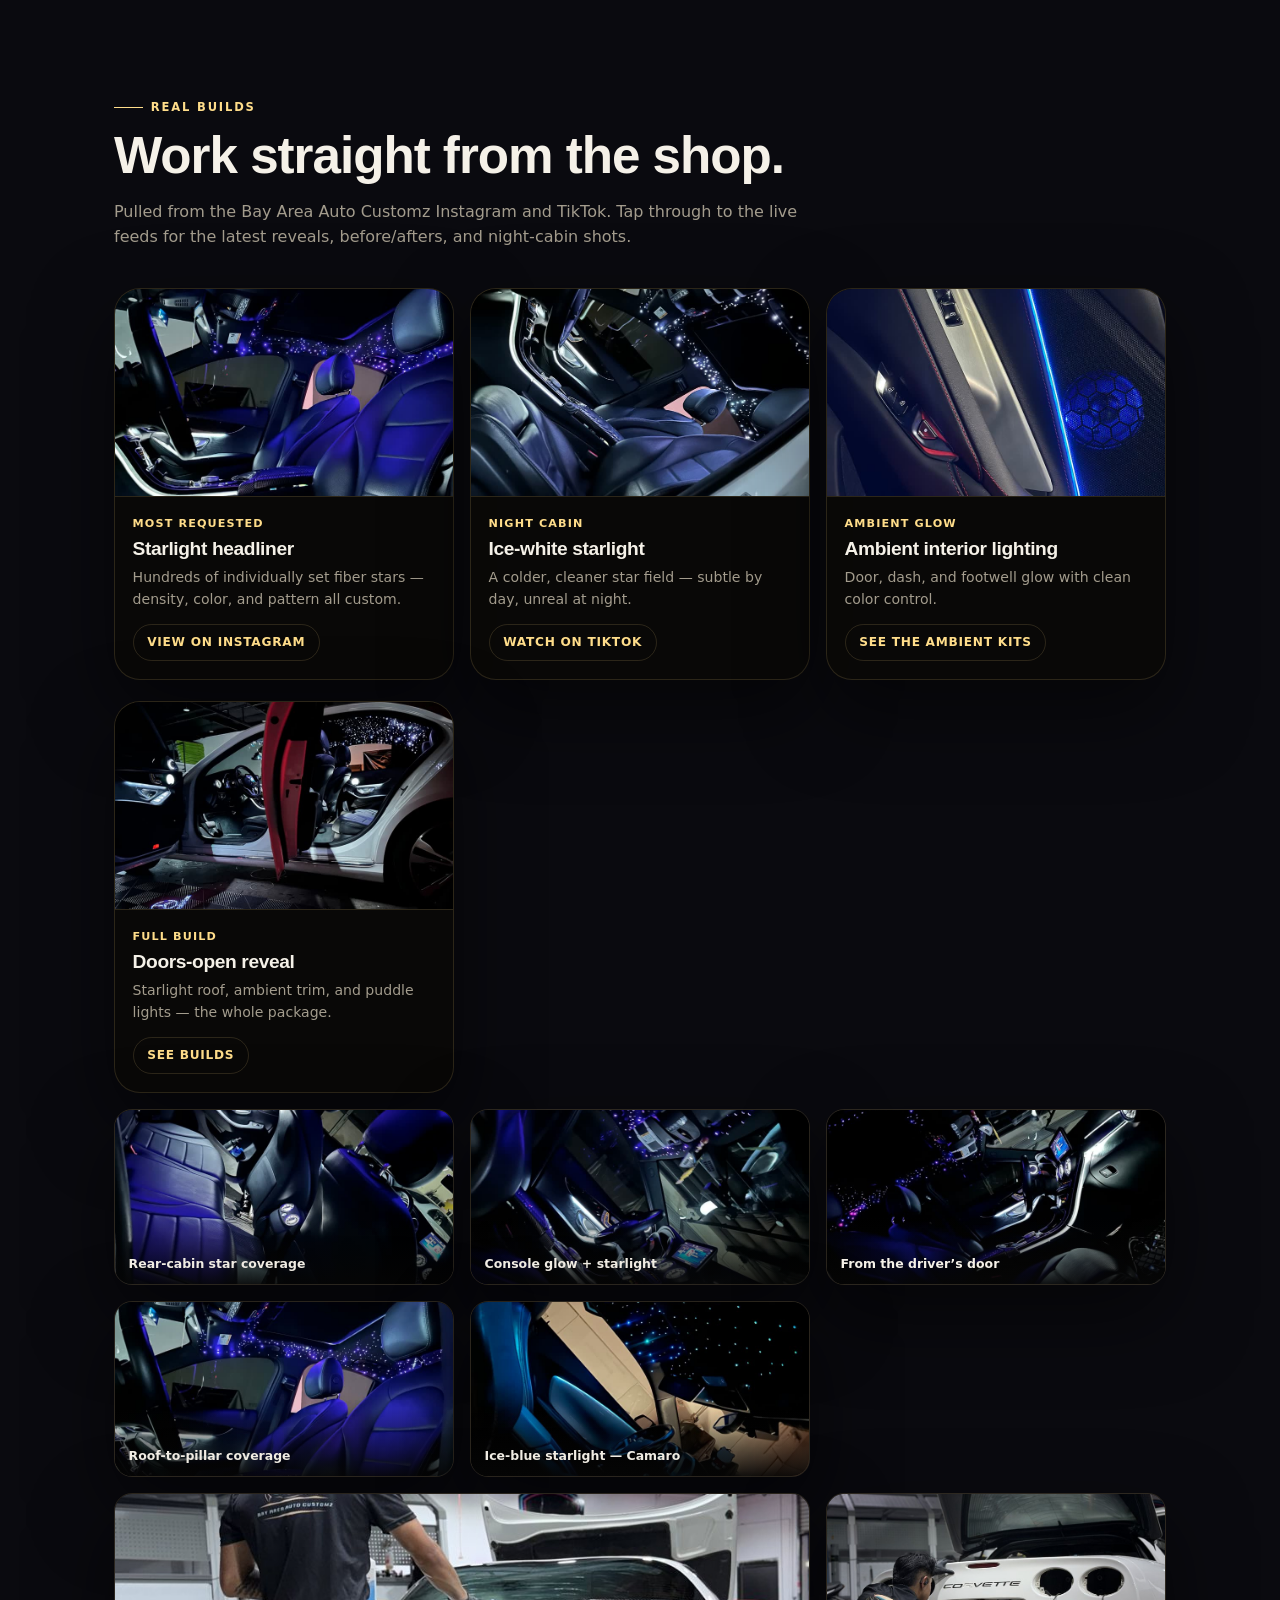
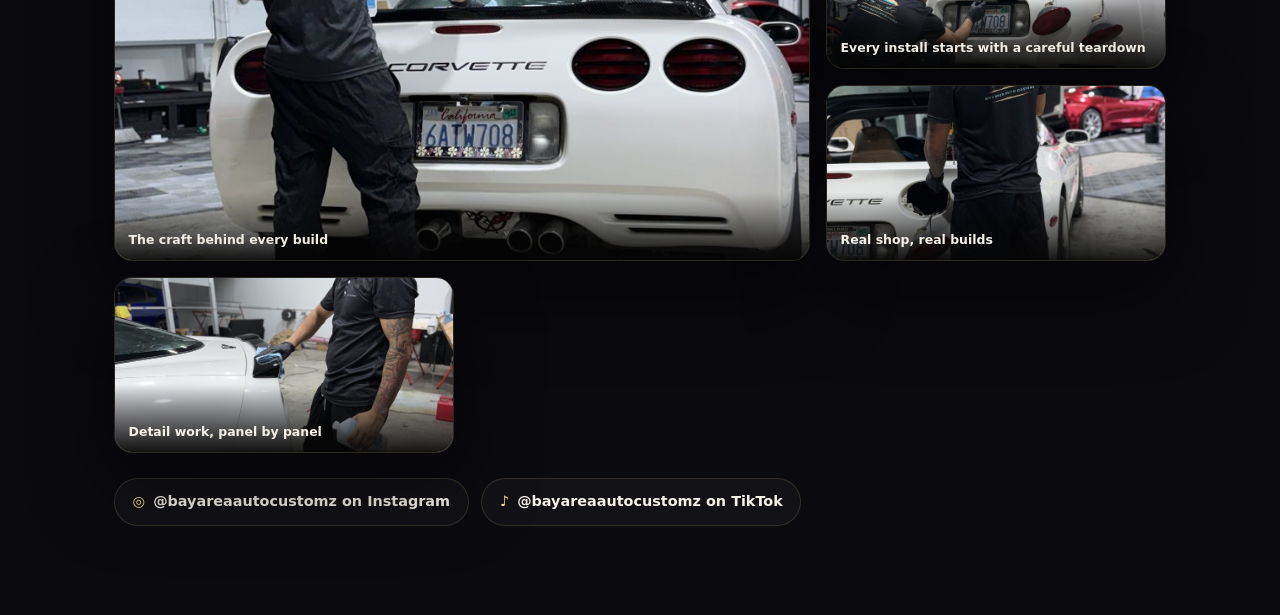
<file: preview_gallery.html>
<!doctype html>
<html lang="en">
  <head>
    <meta charset="utf-8" />
    <meta name="viewport" content="width=device-width, initial-scale=1" />
    <meta name="color-scheme" content="dark" />
    <meta name="theme-color" content="#070707" />
    <!-- CSP backstop: the live feed/reviews sections render third-party JSON, so
         lock scripts to this origin. style 'unsafe-inline' covers the inline
         style="" positioning attrs; img/connect allow any https for feed media. -->
    <meta
      http-equiv="Content-Security-Policy"
      content="default-src 'self'; script-src 'self'; style-src 'self' 'unsafe-inline' https://fonts.googleapis.com; font-src https://fonts.gstatic.com; img-src 'self' data: https:; media-src 'self'; frame-src https://cal.com https://app.cal.com; connect-src 'self' https:; base-uri 'self'"
    />

    <title>Bay Area Auto Customz | Starlight Headliners &amp; Custom Auto Lighting</title>
    <meta
      name="description"
      content="Starlight headliners, custom &amp; ambient auto lighting, and butterfly doors in the East Bay. 4.9 stars on Google — design your starlight and get a quote by text."
    />

    <link rel="icon" href="data:image/svg+xml,%3Csvg xmlns='http://www.w3.org/2000/svg' viewBox='0 0 32 32'%3E%3Crect width='32' height='32' rx='8' fill='%23070707'/%3E%3Ctext x='16' y='21' font-family='Arial' font-size='12' font-weight='900' fill='%23d7a84f' text-anchor='middle'%3EBAC%3C/text%3E%3C/svg%3E" type="image/svg+xml" />

    <!-- Absolute URLs use the custom domain. The site is served at the domain
         root (deploy publish dir = this folder), so these are root-relative. -->
    <link rel="canonical" href="https://bayareaautocustomz.com/" />
    <link rel="apple-touch-icon" href="images/apple-touch-icon.png" />

    <meta property="og:type" content="business.business" />
    <meta property="og:site_name" content="Bay Area Auto Customz" />
    <meta property="og:url" content="https://bayareaautocustomz.com/" />
    <meta property="og:title" content="Bay Area Auto Customz | Starlight Headliners &amp; Custom Auto Lighting" />
    <meta property="og:description" content="Starlight headliners, custom lighting, Alcantara headliners, and butterfly doors. 4.9 stars on Google. Design your starlight live, then request a quote." />
    <meta property="og:image" content="https://bayareaautocustomz.com/images/starlight-mercedes-wide.jpg" />
    <meta property="og:image:width" content="1600" />
    <meta property="og:image:height" content="1200" />
    <meta property="og:image:alt" content="White Mercedes with its doors open and a starlight headliner lit up in the Bay Area Auto Customz shop" />
    <meta name="twitter:card" content="summary_large_image" />
    <meta name="twitter:image" content="https://bayareaautocustomz.com/images/starlight-mercedes-wide.jpg" />

    <link rel="preconnect" href="https://fonts.googleapis.com" />
    <link rel="preconnect" href="https://fonts.gstatic.com" crossorigin />
    <!-- Load fonts without blocking first paint; app.js flips media to "all"
         (an inline onload handler would violate the CSP above). -->
    <link
      rel="stylesheet"
      href="https://fonts.googleapis.com/css2?family=Inter:wght@400;600;700;800&family=Space+Grotesk:wght@600;700&display=swap"
      media="print"
      data-font-link
    />
    <noscript>
      <link
        rel="stylesheet"
        href="https://fonts.googleapis.com/css2?family=Inter:wght@400;600;700;800&family=Space+Grotesk:wght@600;700&display=swap"
      />
    </noscript>
    <link rel="stylesheet" href="styles.css" />

    <script type="application/ld+json">
      {
        "@context": "https://schema.org",
        "@type": "AutomotiveBusiness",
        "name": "Bay Area Auto Customz",
        "description": "Starlight headliners, interior and exterior lighting, custom headliners, and butterfly doors.",
        "telephone": "+1-925-536-5086",
        "areaServed": "San Francisco Bay Area, CA",
        "url": "https://bayareaautocustomz.com/",
        "image": "https://bayareaautocustomz.com/images/starlight-mercedes-wide.jpg",
        "priceRange": "$$",
        "address": { "@type": "PostalAddress", "addressRegion": "CA", "addressLocality": "Walnut Creek", "addressCountry": "US" },
        "sameAs": [
          "https://www.instagram.com/bayareaautocustomz/",
          "https://www.tiktok.com/@bayareaautocustomz"
        ]
      }
    </script>
  </head><body style="background:#0a0a0f"><section class="section" id="work">
          <div class="section__intro">
            <span class="eyebrow">Real builds</span>
            <h2>Work straight from the shop.</h2>
            <p>
              Pulled from the Bay Area Auto Customz Instagram and TikTok. Tap through to the live
              feeds for the latest reveals, before/afters, and night-cabin shots.
            </p>
          </div>

          <!-- Real shop photos (approved by Sergio) live in ./images/ — see images/README.txt
               to add more. Every photo opens in the lightbox (wired in app.js). -->
          <div class="gallery">
            <article class="tile tile--tall">
              <button class="media-zoom" type="button" data-lightbox aria-label="View larger photo">
                <img
                  class="tile__media"
                  src="images/starlight-roof-purple.jpg"
                  srcset="images/starlight-roof-purple-800.jpg 800w, images/starlight-roof-purple.jpg 1400w"
                  sizes="(max-width: 680px) 92vw, (max-width: 1040px) 46vw, 350px"
                  alt="Purple starlight headliner glowing above the front seats of a Mercedes C-Class"
                  loading="lazy"
                  width="1400"
                  height="1867"
                />
              </button>
              <div class="tile__body">
                <span class="tag">Most requested</span>
                <h3>Starlight headliner</h3>
                <p>Hundreds of individually set fiber stars — density, color, and pattern all custom.</p>
                <a class="tile__link" href="https://www.instagram.com/bayareaautocustomz/" target="_blank" rel="noopener">View on Instagram</a>
              </div>
            </article>
            <article class="tile">
              <button class="media-zoom" type="button" data-lightbox aria-label="View larger photo">
                <img
                  class="tile__media"
                  src="images/starlight-white-ice.jpg"
                  srcset="images/starlight-white-ice-800.jpg 800w, images/starlight-white-ice.jpg 1400w"
                  sizes="(max-width: 680px) 92vw, (max-width: 1040px) 46vw, 350px"
                  alt="Ice-white starlight headliner over black leather seats in a Mercedes"
                  loading="lazy"
                  width="1400"
                  height="1867"
                />
              </button>
              <div class="tile__body">
                <span class="tag">Night cabin</span>
                <h3>Ice-white starlight</h3>
                <p>A colder, cleaner star field — subtle by day, unreal at night.</p>
                <a class="tile__link" href="https://www.tiktok.com/@bayareaautocustomz" target="_blank" rel="noopener">Watch on TikTok</a>
              </div>
            </article>
            <article class="tile">
              <button class="media-zoom" type="button" data-lightbox aria-label="View larger photo">
                <img
                  class="tile__media"
                  src="images/ambient-door-speaker.jpg"
                  srcset="images/ambient-door-speaker-800.jpg 800w, images/ambient-door-speaker.jpg 1400w"
                  sizes="(max-width: 680px) 92vw, (max-width: 1040px) 46vw, 350px"
                  alt="Blue ambient lighting tracing the door panel and glowing speaker grille in a Corvette"
                  loading="lazy"
                  width="1400"
                  height="1867"
                />
              </button>
              <div class="tile__body">
                <span class="tag">Ambient glow</span>
                <h3>Ambient interior lighting</h3>
                <p>Door, dash, and footwell glow with clean color control.</p>
                <a class="tile__link" href="#ambient">See the ambient kits</a>
              </div>
            </article>
            <article class="tile">
              <button class="media-zoom" type="button" data-lightbox aria-label="View larger photo">
                <img
                  class="tile__media"
                  src="images/starlight-mercedes-wide.jpg"
                  srcset="images/starlight-mercedes-wide-800.jpg 800w, images/starlight-mercedes-wide.jpg 1600w"
                  sizes="(max-width: 680px) 92vw, (max-width: 1040px) 46vw, 350px"
                  alt="White Mercedes with doors open, starlight headliner lit and logo puddle lights on the shop floor"
                  loading="lazy"
                  width="1600"
                  height="1200"
                />
              </button>
              <div class="tile__body">
                <span class="tag">Full build</span>
                <h3>Doors-open reveal</h3>
                <p>Starlight roof, ambient trim, and puddle lights — the whole package.</p>
                <a class="tile__link" href="https://www.instagram.com/bayareaautocustomz/" target="_blank" rel="noopener">See builds</a>
              </div>
            </article>
          </div>

          <div class="shots">
            <figure class="shot">
              <button class="media-zoom" type="button" data-lightbox aria-label="View larger photo">
                <img
                  src="images/starlight-mercedes-cabin.jpg"
                  srcset="images/starlight-mercedes-cabin-800.jpg 800w, images/starlight-mercedes-cabin.jpg 1400w"
                  sizes="(max-width: 680px) 92vw, (max-width: 1040px) 46vw, 350px"
                  alt="Starlight roof over the rear cabin of a Mercedes C-Class"
                  loading="lazy"
                  width="1400"
                  height="1867"
                />
              </button>
              <figcaption>Rear-cabin star coverage</figcaption>
            </figure>
            <figure class="shot">
              <button class="media-zoom" type="button" data-lightbox aria-label="View larger photo">
                <img
                  src="images/starlight-console-white.jpg"
                  srcset="images/starlight-console-white-800.jpg 800w, images/starlight-console-white.jpg 1400w"
                  sizes="(max-width: 680px) 92vw, (max-width: 1040px) 46vw, 350px"
                  alt="Lit center console trim with a starlight headliner above in a Mercedes"
                  loading="lazy"
                  width="1400"
                  height="1867"
                />
              </button>
              <figcaption>Console glow + starlight</figcaption>
            </figure>
            <figure class="shot">
              <button class="media-zoom" type="button" data-lightbox aria-label="View larger photo">
                <img
                  src="images/starlight-roof-console.jpg"
                  srcset="images/starlight-roof-console-800.jpg 800w, images/starlight-roof-console.jpg 1400w"
                  sizes="(max-width: 680px) 92vw, (max-width: 1040px) 46vw, 350px"
                  alt="Starlight headliner and illuminated dash trim seen from the open driver door"
                  loading="lazy"
                  width="1400"
                  height="1050"
                />
              </button>
              <figcaption>From the driver&rsquo;s door</figcaption>
            </figure>
            <figure class="shot">
              <button class="media-zoom" type="button" data-lightbox aria-label="View larger photo">
                <img
                  src="images/starlight-roof-doors.jpg"
                  srcset="images/starlight-roof-doors-800.jpg 800w, images/starlight-roof-doors.jpg 1400w"
                  sizes="(max-width: 680px) 92vw, (max-width: 1040px) 46vw, 350px"
                  alt="Star fibers wrapping the roof and pillars of a Mercedes cabin"
                  loading="lazy"
                  width="1400"
                  height="1867"
                />
              </button>
              <figcaption>Roof-to-pillar coverage</figcaption>
            </figure>
            <figure class="shot">
              <button class="media-zoom" type="button" data-lightbox aria-label="View larger photo">
                <img
                  src="images/starlight-camaro-blue.jpg"
                  srcset="images/starlight-camaro-blue-800.jpg 800w, images/starlight-camaro-blue.jpg 1400w"
                  sizes="(max-width: 680px) 92vw, (max-width: 1040px) 46vw, 350px"
                  alt="Ice-blue starlight headliner over blue leather seats in a Camaro"
                  loading="lazy"
                  width="1400"
                  height="1867"
                />
              </button>
              <figcaption>Ice-blue starlight — Camaro</figcaption>
            </figure>
            <figure class="shot shot--featured">
              <button class="media-zoom" type="button" data-lightbox aria-label="View larger photo">
                <img
                  src="images/shop-craft-01.jpg"
                  srcset="images/shop-craft-01-800.jpg 800w, images/shop-craft-01.jpg 1400w"
                  sizes="(max-width: 680px) 92vw, (max-width: 1040px) 46vw, 350px"
                  alt="Sergio working across the rear deck of a white Corvette inside the Bay Area Auto Customz shop"
                  loading="lazy"
                  width="1400"
                  height="1867"
                />
              </button>
              <figcaption>The craft behind every build</figcaption>
            </figure>
            <figure class="shot">
              <button class="media-zoom" type="button" data-lightbox aria-label="View larger photo">
                <img
                  src="images/shop-craft-02.jpg"
                  srcset="images/shop-craft-02-800.jpg 800w, images/shop-craft-02.jpg 1400w"
                  sizes="(max-width: 680px) 92vw, (max-width: 1040px) 46vw, 350px"
                  alt="Installer crouched with tools during a careful rear teardown on the Corvette"
                  loading="lazy"
                  width="1400"
                  height="1867"
                />
              </button>
              <figcaption>Every install starts with a careful teardown</figcaption>
            </figure>
            <figure class="shot">
              <button class="media-zoom" type="button" data-lightbox aria-label="View larger photo">
                <img
                  src="images/shop-craft-03.jpg"
                  srcset="images/shop-craft-03-800.jpg 800w, images/shop-craft-03.jpg 1400w"
                  sizes="(max-width: 680px) 92vw, (max-width: 1040px) 46vw, 350px"
                  alt="Sergio at the Corvette with another customer build on the lift behind him"
                  loading="lazy"
                  width="1400"
                  height="1867"
                />
              </button>
              <figcaption>Real shop, real builds</figcaption>
            </figure>
            <figure class="shot">
              <button class="media-zoom" type="button" data-lightbox aria-label="View larger photo">
                <img
                  src="images/shop-craft-04.jpg"
                  srcset="images/shop-craft-04-800.jpg 800w, images/shop-craft-04.jpg 1400w"
                  sizes="(max-width: 680px) 92vw, (max-width: 1040px) 46vw, 350px"
                  alt="Careful panel detail work along the Corvette's rear quarter"
                  loading="lazy"
                  width="1400"
                  height="1867"
                />
              </button>
              <figcaption>Detail work, panel by panel</figcaption>
            </figure>
          </div>

          <div class="social-row">
            <a class="social-pill" href="https://www.instagram.com/bayareaautocustomz/" target="_blank" rel="noopener">
              <span aria-hidden="true">◎</span> @bayareaautocustomz on Instagram
            </a>
            <a class="social-pill" href="https://www.tiktok.com/@bayareaautocustomz" target="_blank" rel="noopener">
              <span aria-hidden="true">♪</span> @bayareaautocustomz on TikTok
            </a>
          </div>
        </section>

        <!-- ====================== LIVE SOCIAL FEED ====================== -->
        <!--
          Auto-updating feed. When a live feed is connected (see below), the
          newest Instagram/TikTok posts render here automatically — no code
          changes when Sergio posts. Until then, the curated cards below show
          so the section is always complete.

          TO GO LIVE (one-time, ~5 min):
            1. Create a free feed at https://behold.so and connect the
               @bayareaautocustomz Instagram account.
            2. Copy the feed's JSON URL (looks like
               https://feeds.behold.so/XXXXXXXX).
            3. Paste it into data-feed-url on the .feed element below.
          The grid then shows the latest posts and refreshes on its own.
          (Any service that returns a compatible JSON feed works too — see
          images/README.txt.)
        -->
        </body></html>
</file>
<file: styles.css>
/* =========================================================================
   Bay Area Auto Customz — client site styles
   Theme: deep black base, gold as a precise accent (noticeable, not loud).
   The DIY kits section is the one place we let color go RGB (fiber-optic vibe).
   Built for Bay Area Auto Customz by Symbio AI.
   ========================================================================= */

:root {
  --bg: #060606;
  --bg-2: #0b0a08;
  --panel: rgba(18, 17, 14, 0.72);
  --panel-2: rgba(24, 22, 17, 0.9);
  --ink: #f5f1e8;
  --muted: #a39c8d;
  --gold: #d7a84f;
  --gold-bright: #ffdd8a;
  --gold-deep: #8a6322;
  --line: rgba(255, 221, 138, 0.14);
  --line-soft: rgba(255, 255, 255, 0.08);
  --ok: #3fd089;
  --radius: 18px;
  --radius-lg: 26px;
  --radius-xl: 34px;
  --shadow: 0 30px 80px rgba(0, 0, 0, 0.5);
  --maxw: 1180px;
  color-scheme: dark;
}

* {
  box-sizing: border-box;
}

html {
  scroll-behavior: smooth;
  /* Offset anchor jumps so the sticky header doesn't cover section headings.
     The wrapped header is up to ~140px tall at laptop widths; app.js refines
     this to the exact measured height once it loads. */
  scroll-padding-top: 9.5rem;
}

body {
  margin: 0;
  background:
    radial-gradient(900px 500px at 18% -5%, rgba(215, 168, 79, 0.1), transparent 60%),
    radial-gradient(800px 500px at 100% 8%, rgba(255, 221, 138, 0.05), transparent 55%),
    linear-gradient(180deg, #070706 0%, #050505 50%, #030303 100%);
  color: var(--ink);
  font-family: Inter, system-ui, -apple-system, "Segoe UI", sans-serif;
  line-height: 1.6;
  -webkit-font-smoothing: antialiased;
  overflow-x: hidden;
}

a {
  color: inherit;
  text-decoration: none;
}

button,
input,
textarea,
select {
  font: inherit;
  color: inherit;
}

h1,
h2,
h3 {
  font-family: "Space Grotesk", Inter, sans-serif;
  margin: 0;
  letter-spacing: -0.02em;
  line-height: 1.05;
}

.shell {
  position: relative;
  isolation: isolate;
  min-height: 100vh;
}

/* faint grid + drifting gold auras (kept very subtle) -------------------- */
.shell::before {
  content: "";
  position: fixed;
  inset: 0;
  z-index: -3;
  pointer-events: none;
  background-image:
    linear-gradient(rgba(255, 255, 255, 0.022) 1px, transparent 1px),
    linear-gradient(90deg, rgba(255, 255, 255, 0.022) 1px, transparent 1px);
  background-size: 64px 64px;
  mask-image: linear-gradient(180deg, rgba(0, 0, 0, 0.9), transparent 85%);
}

.aura {
  position: fixed;
  z-index: -2;
  width: 30rem;
  height: 30rem;
  border-radius: 999px;
  background: radial-gradient(circle, rgba(215, 168, 79, 0.12), transparent 70%);
  filter: blur(10px);
  animation: drift 22s ease-in-out infinite;
}

.aura--one {
  top: 4rem;
  left: -10rem;
}

.aura--two {
  right: -12rem;
  bottom: 10rem;
  animation-delay: -9s;
}

.skip-link {
  position: absolute;
  left: -999px;
  top: 0;
  z-index: 60;
  padding: 0.7rem 1rem;
  background: var(--gold);
  color: #1a1206;
  font-weight: 800;
  border-radius: 0 0 12px;
}

.skip-link:focus {
  left: 0;
}

/* Skip-link target: focusable via tabindex="-1" (Safari otherwise drops focus
   back to the top), but a section doesn't need its own visible ring. */
#studio:focus {
  outline: none;
}

/* ---------------------------------------------------------------- buttons */
.btn {
  display: inline-flex;
  align-items: center;
  justify-content: center;
  gap: 0.5rem;
  min-height: 3rem;
  padding: 0.85rem 1.4rem;
  border: 1px solid var(--line-soft);
  border-radius: 999px;
  font-weight: 700;
  cursor: pointer;
  transition: transform 160ms ease, box-shadow 160ms ease, border-color 160ms ease, background 160ms ease;
}

.btn:hover {
  transform: translateY(-2px);
}

.btn:focus-visible {
  transform: translateY(-2px);
  outline: 2px solid var(--gold-bright);
  outline-offset: 3px;
}

.btn--gold {
  border-color: transparent;
  color: #1a1206;
  background: linear-gradient(135deg, #ffe9a8, var(--gold) 55%, #b3812f);
  box-shadow: 0 12px 34px rgba(215, 168, 79, 0.28);
}

.btn--gold:hover {
  box-shadow: 0 16px 40px rgba(215, 168, 79, 0.4);
}

.btn--ghost {
  background: rgba(255, 255, 255, 0.04);
  border-color: var(--line);
  color: var(--ink);
}

.btn--ghost:hover {
  border-color: rgba(255, 221, 138, 0.4);
}

.btn--sm {
  min-height: 2.5rem;
  padding: 0.6rem 1rem;
  font-size: 0.85rem;
}

.btn--block {
  width: 100%;
}

.text-btn {
  border: 0;
  background: none;
  padding: 0.4rem 0;
  color: var(--gold-bright);
  font-weight: 700;
  cursor: pointer;
}

.text-btn:hover {
  text-decoration: underline;
}

/* ----------------------------------------------------------------- header */
.header {
  position: sticky;
  top: 0;
  z-index: 30;
  display: flex;
  /* wrap at every width — without this, 681-749px viewports clip the Call
     button off-screen (the wrap rule used to start only below 680px) */
  flex-wrap: wrap;
  align-items: center;
  justify-content: space-between;
  gap: 1rem;
  padding: 0.9rem clamp(1rem, 3vw, 2.4rem);
  border-bottom: 1px solid var(--line-soft);
  background: rgba(6, 6, 6, 0.78);
  backdrop-filter: blur(18px);
}

.brand {
  display: inline-flex;
  align-items: center;
  gap: 0.7rem;
}

.brand__logo {
  height: 2.9rem;
  width: auto;
  border-radius: 0.6rem;
}

.footer__brand .brand__logo {
  height: 3.4rem;
}

.brand__text strong {
  display: block;
  font-size: 0.95rem;
}

.brand__text em {
  font-style: normal;
  font-size: 0.74rem;
  color: var(--muted);
}

.nav {
  display: flex;
  gap: clamp(0.6rem, 1.6vw, 1.3rem);
  font-size: 0.9rem;
  color: rgba(245, 241, 232, 0.74);
}

.nav a {
  white-space: nowrap;
  transition: color 150ms ease;
}

.nav a:hover {
  color: var(--gold-bright);
}

.header__actions {
  display: flex;
  align-items: center;
  gap: 0.8rem;
}

.header__rating {
  display: inline-flex;
  flex-direction: column;
  align-items: flex-end;
  font-size: 0.74rem;
  color: var(--muted);
  line-height: 1.2;
}

.header__stars {
  color: var(--gold-bright);
  letter-spacing: 0.08em;
}

/* ------------------------------------------------------------------- hero */
.hero {
  display: grid;
  grid-template-columns: minmax(0, 1fr) minmax(380px, 0.9fr);
  gap: clamp(2rem, 5vw, 4.5rem);
  align-items: center;
  padding: clamp(3rem, 7vw, 6rem) clamp(1rem, 5vw, 4.5rem);
}

.eyebrow {
  display: inline-flex;
  align-items: center;
  gap: 0.5rem;
  color: var(--gold-bright);
  text-transform: uppercase;
  letter-spacing: 0.16em;
  font-size: 0.72rem;
  font-weight: 800;
}

.eyebrow::before {
  content: "";
  width: 1.8rem;
  height: 1px;
  background: currentcolor;
}

.eyebrow--center {
  justify-content: center;
}

h1 {
  margin: 1rem 0 0;
  font-size: clamp(2.6rem, 6vw, 4.8rem);
}

.hero__lead {
  margin-top: 1.2rem;
  max-width: 38rem;
  color: rgba(245, 241, 232, 0.78);
  font-size: clamp(1rem, 1.3vw, 1.12rem);
}

.hero__actions {
  display: flex;
  flex-wrap: wrap;
  gap: 0.8rem;
  margin-top: 1.8rem;
}

.hero__proof {
  display: grid;
  grid-template-columns: repeat(3, minmax(0, 1fr));
  gap: 0.7rem;
  margin-top: 2.2rem;
}

.hero__proof span {
  padding: 0.9rem 1rem;
  border: 1px solid var(--line);
  border-radius: var(--radius);
  background: rgba(255, 255, 255, 0.03);
  color: var(--muted);
  font-size: 0.82rem;
}

.hero__proof strong {
  display: block;
  color: var(--ink);
  font-size: 1.05rem;
}

/* hero real-build selector ---------------------------------------------- */
.hero__stage {
  min-width: 0;
}

.hero-showcase {
  position: relative;
  isolation: isolate;
  padding: 0.8rem;
  overflow: hidden;
  border: 1px solid rgba(255, 221, 138, 0.24);
  border-radius: 1.8rem;
  background:
    radial-gradient(circle at 75% 0, rgba(255, 207, 103, 0.12), transparent 38%),
    linear-gradient(180deg, rgba(24, 20, 14, 0.98), rgba(7, 7, 6, 0.98));
  box-shadow: var(--shadow);
}

.hero-showcase::before {
  content: "";
  position: absolute;
  z-index: -1;
  right: -20%;
  bottom: -30%;
  width: 70%;
  aspect-ratio: 1;
  border-radius: 50%;
  background: rgba(215, 168, 79, 0.12);
  filter: blur(70px);
  pointer-events: none;
}

.hero-showcase__topline {
  display: flex;
  justify-content: space-between;
  align-items: center;
  gap: 1rem;
  padding: 0.15rem 0.25rem 0.75rem;
}

.hero-showcase__status {
  display: inline-flex;
  align-items: center;
  gap: 0.45rem;
  color: rgba(245, 241, 232, 0.72);
  font-size: 0.72rem;
  font-weight: 700;
}

.hero-showcase__status i {
  width: 0.48rem;
  height: 0.48rem;
  border-radius: 50%;
  background: #60d394;
  box-shadow: 0 0 0 4px rgba(96, 211, 148, 0.1), 0 0 14px rgba(96, 211, 148, 0.35);
}

.hero-showcase__figure {
  position: relative;
  margin: 0;
  overflow: hidden;
  border: 1px solid rgba(255, 221, 138, 0.15);
  border-radius: 1.25rem;
  background: #050505;
}

.hero-showcase__media {
  position: relative;
  aspect-ratio: 4 / 3;
  overflow: hidden;
  background-image: var(--showcase-image);
  background-position: var(--showcase-position, center);
  background-size: cover;
}

.hero-showcase__media::after {
  content: "";
  position: absolute;
  inset: 0;
  background: linear-gradient(180deg, transparent 38%, rgba(0, 0, 0, 0.2) 56%, rgba(0, 0, 0, 0.94) 100%);
  pointer-events: none;
}

.hero-showcase__media img {
  width: 100%;
  height: 100%;
  display: block;
  object-fit: cover;
  object-position: center;
  opacity: 0;
  filter: saturate(1.05) contrast(1.04);
  transition: opacity 180ms ease, transform 500ms ease;
}

.hero-showcase:hover .hero-showcase__media img {
  transform: scale(1.018);
}

.hero-showcase__media img.is-swapping {
  opacity: 0.25;
}

.hero-showcase__badge {
  position: absolute;
  z-index: 2;
  top: 0.8rem;
  left: 0.8rem;
  padding: 0.45rem 0.65rem;
  border: 1px solid rgba(255, 255, 255, 0.15);
  border-radius: 999px;
  background: rgba(5, 5, 5, 0.68);
  color: rgba(255, 255, 255, 0.86);
  font-size: 0.66rem;
  font-weight: 800;
  letter-spacing: 0.08em;
  text-transform: uppercase;
  backdrop-filter: blur(10px);
}

.hero-showcase__caption {
  position: absolute;
  z-index: 3;
  right: 0;
  bottom: 0;
  left: 0;
  padding: 1.1rem 1.15rem 1.2rem;
}

.hero-showcase__caption strong,
.hero-showcase__caption p {
  display: block;
}

.hero-showcase__kicker {
  color: var(--gold-bright);
  font-size: 0.68rem;
  font-weight: 800;
  letter-spacing: 0.13em;
  text-transform: uppercase;
}

.hero-showcase__caption strong {
  margin-top: 0.25rem;
  color: #fff;
  font-size: clamp(1.15rem, 2.2vw, 1.55rem);
  line-height: 1.15;
}

.hero-showcase__caption p {
  margin: 0.35rem 0 0;
  color: rgba(255, 255, 255, 0.72);
  font-size: 0.76rem;
}

.hero-showcase__picker {
  padding: 0.9rem 0.15rem 0.75rem;
}

.hero-showcase__prompt {
  display: block;
  margin-bottom: 0.5rem;
  color: var(--muted);
  font-size: 0.7rem;
  font-weight: 800;
  letter-spacing: 0.1em;
  text-transform: uppercase;
}

.hero-showcase__options {
  display: grid;
  grid-template-columns: repeat(4, minmax(0, 1fr));
  gap: 0.45rem;
}

.hero-showcase__option {
  min-height: 3rem;
  padding: 0.55rem 0.45rem;
  border: 1px solid rgba(255, 221, 138, 0.13);
  border-radius: 0.8rem;
  background: rgba(255, 255, 255, 0.025);
  color: rgba(245, 241, 232, 0.72);
  font: inherit;
  font-size: 0.72rem;
  font-weight: 750;
  cursor: pointer;
  transition: border-color 180ms ease, background 180ms ease, color 180ms ease, transform 180ms ease;
}

.hero-showcase__option:hover {
  color: var(--ink);
  border-color: rgba(255, 221, 138, 0.32);
  transform: translateY(-1px);
}

.hero-showcase__option.is-active,
.hero-showcase__option[aria-pressed="true"] {
  border-color: rgba(255, 221, 138, 0.55);
  background: linear-gradient(180deg, rgba(255, 221, 138, 0.13), rgba(255, 221, 138, 0.045));
  color: #fff4cf;
  box-shadow: inset 0 0 0 1px rgba(255, 221, 138, 0.05);
}

.hero-showcase__option:focus-visible,
.hero-showcase__start:focus-visible {
  outline: 3px solid rgba(255, 221, 138, 0.45);
  outline-offset: 3px;
}

.hero-showcase__dot {
  display: inline-block;
  width: 0.55rem;
  height: 0.55rem;
  margin-right: 0.4rem;
  border-radius: 50%;
  vertical-align: -0.02rem;
}

.hero-showcase__dot--white {
  background: #f6fbff;
  box-shadow: 0 0 10px rgba(246, 251, 255, 0.7);
}

.hero-showcase__dot--purple {
  background: #b77aff;
  box-shadow: 0 0 10px rgba(183, 122, 255, 0.7);
}

.hero-showcase__dot--blue {
  background: #68d7ff;
  box-shadow: 0 0 10px rgba(104, 215, 255, 0.7);
}

.hero-showcase__dot--rgb {
  background: linear-gradient(135deg, #ff4fc8 5%, #8b5cff 35%, #52d9ff 65%, #63e48f 95%);
  box-shadow:
    0 0 8px rgba(139, 92, 255, 0.6),
    0 0 12px rgba(82, 217, 255, 0.45);
}

.hero-showcase__start {
  display: flex;
  justify-content: space-between;
  align-items: center;
  gap: 1rem;
  min-height: 4rem;
  padding: 0.75rem 0.95rem;
  border: 1px solid rgba(255, 221, 138, 0.22);
  border-radius: 1rem;
  background: linear-gradient(110deg, rgba(215, 168, 79, 0.16), rgba(255, 221, 138, 0.05));
  color: var(--ink);
  font: inherit;
  text-decoration: none;
  text-align: left;
  cursor: pointer;
  transition: border-color 180ms ease, background 180ms ease, transform 180ms ease;
}

.hero-showcase__start:hover {
  border-color: rgba(255, 221, 138, 0.48);
  background: linear-gradient(110deg, rgba(215, 168, 79, 0.24), rgba(255, 221, 138, 0.08));
  transform: translateY(-1px);
}

.hero-showcase__start span {
  color: var(--muted);
  font-size: 0.72rem;
}

.hero-showcase__start strong {
  color: var(--gold-bright);
  font-size: 0.82rem;
  text-align: right;
}

/* --------------------------------------------------------------- sections */
.section {
  padding: clamp(3.5rem, 7vw, 6rem) clamp(1rem, 5vw, 4.5rem);
  max-width: var(--maxw);
  margin: 0 auto;
}

.section__intro {
  max-width: 44rem;
  margin-bottom: 2.4rem;
}

.section__intro h2 {
  margin: 0.8rem 0 0;
  font-size: clamp(2rem, 4vw, 3.2rem);
}

.section__intro p {
  margin-top: 1rem;
  color: var(--muted);
}

.section__intro--flush {
  margin-bottom: 0;
}

.mini-label {
  text-transform: uppercase;
  letter-spacing: 0.14em;
  font-size: 0.7rem;
  font-weight: 800;
  color: var(--gold-bright);
}

/* -------------------------------------------------- starlight studio */
.studio {
  display: grid;
  grid-template-columns: minmax(0, 1.5fr) minmax(310px, 0.7fr);
  gap: 1.2rem;
  align-items: start;
}

.studio__stage,
.studio__panel {
  border: 1px solid var(--line);
  border-radius: var(--radius-xl);
  background: linear-gradient(180deg, rgba(255, 255, 255, 0.045), rgba(255, 255, 255, 0.012)), var(--panel);
  box-shadow: 0 24px 70px rgba(0, 0, 0, 0.35);
}

.studio__stage {
  padding: clamp(0.8rem, 2vw, 1.1rem);
}

.studio__bar {
  display: flex;
  align-items: center;
  justify-content: space-between;
  gap: 1rem;
  padding: 0.4rem 0.5rem 0.9rem;
}

.studio__bar strong {
  display: block;
  margin-top: 0.2rem;
  font-size: 1.05rem;
}

.seg {
  display: inline-flex;
  padding: 0.25rem;
  border: 1px solid var(--line);
  border-radius: 999px;
  background: rgba(0, 0, 0, 0.3);
}

.seg__btn {
  border: 0;
  border-radius: 999px;
  background: none;
  color: var(--muted);
  padding: 0.5rem 0.9rem;
  font-weight: 700;
  font-size: 0.85rem;
  cursor: pointer;
  transition: background 150ms ease, color 150ms ease;
}

.seg__btn.is-active {
  color: #1a1206;
  background: linear-gradient(135deg, #ffe9a8, var(--gold));
}

.canvas-wrap {
  position: relative;
}

canvas#headliner {
  display: block;
  width: 100%;
  aspect-ratio: 1200 / 740;
  border-radius: 1.6rem;
  background: #050505;
  cursor: crosshair;
  touch-action: pan-y; /* design mode sets "none" via JS (2026-07-28 audit) */
}

.canvas-hint {
  position: absolute;
  left: 50%;
  top: 50%;
  transform: translate(-50%, -50%);
  max-width: min(78%, 22rem);
  margin: 0;
  padding: 0.6rem 1rem;
  border-radius: 14px;
  background: rgba(0, 0, 0, 0.62);
  border: 1px solid var(--line);
  color: rgba(245, 241, 232, 0.86);
  font-size: 0.82rem;
  line-height: 1.4;
  text-align: center;
  pointer-events: none;
  backdrop-filter: blur(6px);
}

.studio__foot {
  display: flex;
  align-items: center;
  justify-content: space-between;
  gap: 1rem;
  padding: 0.8rem 0.5rem 0.2rem;
  color: var(--muted);
  font-size: 0.88rem;
}

.studio__foot-actions {
  display: flex;
  gap: 1rem;
}

.studio__panel {
  position: sticky;
  top: 5.5rem;
  padding: 1.2rem;
}

.panel__head {
  padding-bottom: 1rem;
  border-bottom: 1px solid var(--line);
}

.panel__head strong {
  display: block;
  margin-top: 0.4rem;
  font-family: "Space Grotesk", sans-serif;
  font-size: 1.3rem;
}

.field {
  margin-top: 1.2rem;
}

.field__label {
  display: block;
  margin-bottom: 0.55rem;
  font-weight: 700;
  font-size: 0.85rem;
  color: rgba(245, 241, 232, 0.82);
}

.field__hint {
  margin-left: 0.4rem;
  padding: 0.1rem 0.5rem;
  border-radius: 999px;
  border: 1px solid rgba(255, 221, 138, 0.35);
  background: rgba(255, 221, 138, 0.08);
  color: var(--gold-bright, #ffdd8a);
  font-size: 0.7rem;
  font-style: normal;
  font-weight: 700;
  vertical-align: middle;
  white-space: nowrap;
}

.chips {
  display: flex;
  flex-wrap: wrap;
  gap: 0.5rem;
}

/* 12 kit sizes: flex:1 stretched each chip to fill leftover row space, so on a
   phone they squashed into wide ovals and "4,400" crowded its own pill
   (client-reported 2026-07-28). A grid keeps every chip identical, and 12
   divides evenly by 6 / 4 / 3 — no orphan chip at any breakpoint. */
/* Sized by the CONTAINER, not the viewport — this panel is ~283px inside the
   desktop configurator but ~390px full-width on a phone, so viewport media
   queries get it exactly backwards (desktop rendered 41x41px circles while
   mobile looked fine, 2026-07-28).
   auto-fit + a 24rem cap keeps the column count at 2, 3, or 4 — and 12 chips
   divide evenly by all three, so there is never an orphan row, and every chip
   stays wide enough to read as a pill rather than a circle. */
.chips--kits {
  display: grid;
  grid-template-columns: repeat(auto-fit, minmax(4.75rem, 1fr));
  gap: 0.5rem;
  max-width: 24rem;
}

.chips--kits .chip {
  min-width: 0;
  padding-inline: 0.5rem;
  border-radius: 0.85rem;
  font-variant-numeric: tabular-nums;
}

.chip,
.swatch {
  min-height: 2.4rem;
  padding: 0.55rem 0.85rem;
  border: 1px solid var(--line);
  border-radius: 999px;
  background: rgba(255, 255, 255, 0.035);
  color: rgba(245, 241, 232, 0.82);
  font-weight: 700;
  font-size: 0.85rem;
  cursor: pointer;
  transition: transform 140ms ease, border-color 140ms ease, background 140ms ease, color 140ms ease;
}

.chip:hover,
.swatch:hover {
  transform: translateY(-1px);
  border-color: rgba(255, 221, 138, 0.5);
}

.chip.is-active {
  color: #1a1206;
  border-color: transparent;
  background: linear-gradient(135deg, #ffe9a8, var(--gold));
}

.swatch {
  display: inline-flex;
  align-items: center;
  gap: 0.45rem;
}

.swatch::before {
  content: "";
  width: 0.8rem;
  height: 0.8rem;
  border-radius: 50%;
  background: var(--sw, #fff);
  box-shadow: 0 0 10px var(--sw, #fff);
}

.swatch--rgb::before {
  background: conic-gradient(from 0deg, #ff5b6e, #ffd36a, #5bff9e, #5bd0ff, #c08bff, #ff5b6e);
  box-shadow: 0 0 12px rgba(255, 255, 255, 0.4);
}

.swatch.is-active {
  border-color: rgba(255, 221, 138, 0.7);
  background: rgba(215, 168, 79, 0.16);
}

.range input[type="range"] {
  width: 100%;
  accent-color: var(--gold);
}

.toggle {
  display: flex;
  align-items: center;
  gap: 0.6rem;
  font-weight: 700;
  font-size: 0.9rem;
}

.toggle input {
  width: 1.1rem;
  height: 1.1rem;
  accent-color: var(--gold);
}

.panel__summary {
  margin-top: 1.4rem;
  padding: 1rem;
  border: 1px solid var(--line);
  border-radius: var(--radius);
  background: rgba(255, 255, 255, 0.03);
}

.panel__summary span {
  font-size: 0.78rem;
  color: var(--muted);
}

.panel__summary strong {
  display: block;
  margin: 0.2rem 0;
  font-size: 1.4rem;
  color: var(--gold-bright);
}

.panel__summary p {
  margin: 0;
  font-size: 0.82rem;
  color: var(--muted);
}

.panel__actions {
  display: grid;
  gap: 0.6rem;
  margin-top: 1.2rem;
}

/* ------------------------------------------------- see it in motion */
/* Vertical reel cards (9:16, like the phone clips they are) that play in place
   on tap. They wrap into tidy rows on desktop and become a swipeable snap strip
   below 1040px, so any number of clips lays out cleanly. */
/* Six curated clips (was 11 — four were red variants, three purple). Three
   across gives each clip real presence instead of a wall of thumbnails
   (client-reported "crowded", 2026-07-28). */
.reels {
  display: grid;
  grid-template-columns: repeat(3, minmax(0, 1fr));
  gap: 1.1rem;
}

@media (max-width: 900px) {
  .reels {
    grid-template-columns: repeat(2, minmax(0, 1fr));
  }
}

@media (max-width: 520px) {
  .reels {
    grid-template-columns: repeat(2, minmax(0, 1fr));
    gap: 0.75rem;
  }
}

.reel {
  position: relative;
  margin: 0;
  overflow: hidden;
  aspect-ratio: 9 / 16;
  border: 1px solid var(--line);
  border-radius: var(--radius-lg);
  background: #050505;
  box-shadow: var(--shadow);
  transition: transform 160ms ease, border-color 160ms ease;
}

.reel:hover,
.reel:focus-within {
  transform: translateY(-2px);
  border-color: rgba(255, 221, 138, 0.5);
}

.reel__video {
  position: absolute;
  inset: 0;
  width: 100%;
  height: 100%;
  object-fit: cover;
}

.reel__toggle {
  position: absolute;
  inset: 0;
  z-index: 2;
  border: 0;
  border-radius: inherit;
  background: none;
  cursor: pointer;
}

.reel__toggle:focus-visible {
  outline: 2px solid var(--gold-bright);
  outline-offset: -3px;
}

.reel__badge {
  position: absolute;
  left: 50%;
  top: 50%;
  z-index: 1;
  display: grid;
  place-items: center;
  width: 3.2rem;
  height: 3.2rem;
  transform: translate(-50%, -50%);
  border: 1px solid rgba(255, 221, 138, 0.55);
  border-radius: 50%;
  background: rgba(8, 8, 8, 0.62);
  color: var(--gold-bright);
  font-size: 1rem;
  pointer-events: none;
  transition: opacity 160ms ease;
}

.reel.is-playing .reel__badge {
  opacity: 0;
}

.reel__caption {
  position: absolute;
  left: 0;
  right: 0;
  bottom: 0;
  z-index: 1;
  padding: 1.8rem 0.8rem 0.7rem;
  background: linear-gradient(180deg, transparent, rgba(3, 3, 3, 0.9));
  color: rgba(245, 241, 232, 0.92);
  font-size: 0.78rem;
  font-weight: 700;
  pointer-events: none;
}

/* ------------------------------------------------------------- gallery */
/* 6 tiles: 3 columns = two complete rows. The old 4-col grid left a 2-slot
   hole in row 2 (client-reported 2026-07-28) — don't use a column count the
   tile count doesn't divide by. */
.gallery {
  display: grid;
  grid-template-columns: repeat(3, minmax(0, 1fr));
  gap: 1rem;
}

.tile {
  position: relative;
  display: flex;
  flex-direction: column;
  overflow: hidden;
  border: 1px solid var(--line);
  border-radius: var(--radius-lg);
  background: rgba(10, 9, 7, 0.85);
  box-shadow: var(--shadow);
}

/* .tile--tall is intentionally NOT a span: 6 tiles across 3 columns is two
   perfect rows, and any span makes it 7 cells => an orphan in row 3
   (measured 2026-07-28). Uniform tiles, uniform rhythm. */
.tile--tall {
  grid-row: span 1;
}

.tile__media {
  height: 13rem;
  border-bottom: 1px solid var(--line);
  background-size: cover;
  background-position: center;
}

img.tile__media {
  object-fit: cover;
  width: 100%;
}

.tile__media--starlight {
  background:
    radial-gradient(circle at 30% 30%, #fff3c0 0 2px, transparent 3px),
    radial-gradient(circle at 60% 22%, #fff3c0 0 1.5px, transparent 2.5px),
    radial-gradient(circle at 48% 60%, #fff3c0 0 1.5px, transparent 2.5px),
    radial-gradient(circle at 75% 55%, #fff3c0 0 1.5px, transparent 2.5px),
    radial-gradient(circle at 50% 0%, rgba(255, 221, 138, 0.2), transparent 50%),
    linear-gradient(135deg, #17120a, #050505);
}

.tile__media--ambient {
  background:
    linear-gradient(90deg, transparent 0 14%, rgba(255, 211, 106, 0.8) 15% 17%, transparent 18% 100%),
    linear-gradient(135deg, #12100d, #050505);
}

.tile__media--doors {
  background:
    linear-gradient(115deg, transparent 0 40%, rgba(255, 221, 138, 0.5) 48% 52%, transparent 60%),
    linear-gradient(135deg, #14110b, #050505);
}

.tile__media--fiber {
  background:
    radial-gradient(circle at 50% 45%, #fff3c0 0 2px, transparent 3px),
    radial-gradient(circle at 40% 55%, #ffd36a 0 2px, transparent 3px),
    radial-gradient(circle at 60% 60%, #fff8d8 0 1.5px, transparent 2.5px),
    radial-gradient(circle, rgba(255, 221, 138, 0.12), rgba(0, 0, 0, 0.85));
}

/* Fill the card and pin the CTA to the bottom so every "View on Instagram"
   button lands on the same baseline regardless of copy length. */
.tile__body {
  display: flex;
  flex: 1;
  flex-direction: column;
  align-items: flex-start;
  padding: 1.1rem;
}

.tile__body p {
  flex: 1;
}

.tag {
  display: inline-block;
  color: var(--gold-bright);
  font-size: 0.7rem;
  font-weight: 800;
  letter-spacing: 0.1em;
  text-transform: uppercase;
}

.tile__body h3 {
  margin: 0.4rem 0;
  font-size: 1.2rem;
}

.tile__body p {
  margin: 0 0 0.8rem;
  color: var(--muted);
  font-size: 0.88rem;
}

.tile__link {
  display: inline-flex;
  align-items: center;
  min-height: 2.2rem;
  padding: 0.5rem 0.85rem;
  border: 1px solid var(--line);
  border-radius: 999px;
  color: var(--gold-bright);
  font-size: 0.76rem;
  font-weight: 800;
  letter-spacing: 0.06em;
  text-transform: uppercase;
  transition: border-color 150ms ease, background 150ms ease;
}

.tile__link:hover {
  border-color: rgba(255, 221, 138, 0.5);
  background: rgba(255, 221, 138, 0.08);
}

.social-row {
  display: flex;
  flex-wrap: wrap;
  gap: 0.8rem;
  margin-top: 1.6rem;
}

.social-pill {
  display: inline-flex;
  align-items: center;
  gap: 0.5rem;
  padding: 0.7rem 1.1rem;
  border: 1px solid var(--line);
  border-radius: 999px;
  background: rgba(255, 255, 255, 0.03);
  font-weight: 700;
  font-size: 0.9rem;
  transition: border-color 150ms ease, transform 150ms ease;
}

.social-pill:hover {
  border-color: rgba(255, 221, 138, 0.5);
  transform: translateY(-1px);
}

.social-pill span {
  color: var(--gold-bright);
}

/* ------------------------------------------- live Instagram / TikTok feed */
.feed {
  position: relative;
}

.feed__grid {
  display: grid;
  grid-template-columns: repeat(auto-fill, minmax(190px, 1fr));
  gap: 1rem;
}

.feed__card {
  position: relative;
  display: block;
  aspect-ratio: 1 / 1;
  overflow: hidden;
  border: 1px solid var(--line);
  border-radius: var(--radius-lg);
  background: #050505;
  box-shadow: var(--shadow);
  transition: transform 160ms ease, border-color 160ms ease;
}

.feed__card:hover,
.feed__card:focus-visible {
  transform: translateY(-2px);
  border-color: rgba(255, 221, 138, 0.5);
}

.feed__card:focus-visible {
  outline: 2px solid var(--gold-bright);
  outline-offset: 3px;
}

.feed__media {
  position: absolute;
  inset: 0;
  width: 100%;
  height: 100%;
  object-fit: cover;
  transition: transform 320ms ease;
}

.feed__card:hover .feed__media {
  transform: scale(1.05);
}

.feed__type {
  position: absolute;
  top: 0.6rem;
  right: 0.6rem;
  z-index: 1;
  display: grid;
  place-items: center;
  width: 1.9rem;
  height: 1.9rem;
  border-radius: 50%;
  border: 1px solid rgba(255, 221, 138, 0.5);
  background: rgba(8, 8, 8, 0.6);
  color: var(--gold-bright);
  font-size: 0.7rem;
  backdrop-filter: blur(4px);
}

.feed__meta {
  position: absolute;
  left: 0;
  right: 0;
  bottom: 0;
  z-index: 1;
  display: flex;
  flex-direction: column;
  gap: 0.15rem;
  padding: 2rem 0.8rem 0.75rem;
  background: linear-gradient(180deg, transparent, rgba(3, 3, 3, 0.92));
  color: rgba(245, 241, 232, 0.94);
  font-size: 0.82rem;
  font-weight: 700;
  line-height: 1.25;
}

.feed__src {
  font-size: 0.66rem;
  font-weight: 800;
  letter-spacing: 0.08em;
  text-transform: uppercase;
  color: var(--gold-bright);
}

.feed__status {
  margin: 1rem 0 0;
  color: var(--muted);
  font-size: 0.85rem;
}

.feed.is-loading .feed__grid {
  opacity: 0.55;
}

/* real-photo zoom buttons + the extra shots grid ------------------------- */
.media-zoom {
  display: block;
  width: 100%;
  margin: 0;
  padding: 0;
  border: 0;
  background: none;
  cursor: zoom-in;
  line-height: 0;
}

/* inset ring — .tile has overflow:hidden, an outside ring would be clipped */
.media-zoom:focus-visible {
  outline: 2px solid var(--gold-bright);
  outline-offset: -3px;
}

.media-zoom img {
  display: block;
  width: 100%;
}

/* Editorial mosaic (rebuilt 2026-07-28 — the old uniform 3-col grid with
   fixed-height images and captions dangling underneath read as "randomly
   placed"). Fixed row height + a real 2x2 lead photo gives the grid an
   anchor and a deliberate rhythm; 9 shots = 4 cells (lead) + 8 = 4 tidy rows. */
.shots {
  display: grid;
  grid-template-columns: repeat(3, minmax(0, 1fr));
  grid-auto-rows: 11rem;
  gap: 1rem;
  margin-top: 1rem;
}

.shot {
  position: relative;
  margin: 0;
  overflow: hidden;
  border: 1px solid var(--line);
  border-radius: var(--radius);
  box-shadow: var(--shadow);
  transition: transform 160ms ease, border-color 160ms ease;
}

.shot--featured {
  grid-column: span 2;
  grid-row: span 2;
}

.shot .media-zoom {
  display: block;
  width: 100%;
  height: 100%;
  padding: 0;
  border: 0;
  background: none;
  cursor: zoom-in;
}

.shot .media-zoom img {
  width: 100%;
  height: 100%;
  object-fit: cover;
  border: 0;
  border-radius: 0;
  transition: transform 500ms cubic-bezier(0.2, 0.7, 0.2, 1);
}

.shot:hover,
.shot:focus-within {
  border-color: rgba(255, 221, 138, 0.45);
  transform: translateY(-2px);
}

.shot:hover .media-zoom img,
.shot:focus-within .media-zoom img {
  transform: scale(1.05);
}

/* caption rides on the image so every tile ends at the same edge */
.shot figcaption {
  position: absolute;
  inset: auto 0 0 0;
  margin: 0;
  padding: 2.4rem 0.85rem 0.7rem;
  background: linear-gradient(180deg, transparent, rgba(6, 6, 6, 0.92));
  color: var(--text);
  font-size: 0.78rem;
  font-weight: 600;
  line-height: 1.35;
  pointer-events: none;
}

@media (max-width: 1040px) {
  .shots {
    grid-auto-rows: 9rem;
  }
}

@media (max-width: 680px) {
  .shots {
    grid-template-columns: repeat(2, minmax(0, 1fr));
    grid-auto-rows: 8rem;
  }
  .shot--featured {
    grid-column: span 2;
    grid-row: span 2;
  }
}

/* ------------------------------------------------------------ services */
.services {
  display: grid;
  grid-template-columns: repeat(3, minmax(0, 1fr));
  gap: 1rem;
}

.service {
  position: relative;
  overflow: hidden;
  min-height: 14rem;
  padding: 1.3rem;
  border: 1px solid var(--line);
  border-radius: var(--radius-lg);
  background: linear-gradient(180deg, rgba(255, 255, 255, 0.04), rgba(255, 255, 255, 0.01)), var(--panel);
  transition: transform 160ms ease, border-color 160ms ease;
}

.service--link {
  cursor: pointer;
}

/* Only the interactive service cards (01/02 open the designer) get the lift,
   so the static cards don't falsely signal they're clickable. The focus ring
   lives on the card via :focus-within — the inner heading button is unstyled. */
.service--link:hover,
.service--link:focus-within,
.service--detail:hover,
.service--detail:focus-within {
  transform: translateY(-3px);
  border-color: rgba(255, 221, 138, 0.4);
}

.service--link:focus-within {
  outline: 2px solid var(--gold-bright);
  outline-offset: 2px;
}

.service__btn {
  all: unset;
  cursor: pointer;
  font: inherit;
  color: inherit;
}

/* 07 quick detail: full-width row so 7 cards don't leave an orphan; the
   heading link is stretched over the whole card so a tap anywhere jumps to #detail. */
.service--detail {
  grid-column: 1 / -1;
  min-height: 0;
  padding-bottom: 3.2rem;
}

.service--detail .service__btn::before {
  content: "";
  position: absolute;
  inset: 0;
  z-index: 1;
}

.service--detail:focus-within {
  outline: 2px solid var(--gold-bright);
  outline-offset: 2px;
}

.service::after {
  content: "";
  position: absolute;
  right: -3rem;
  bottom: -3rem;
  width: 8rem;
  height: 8rem;
  border-radius: 50%;
  background: radial-gradient(circle, rgba(255, 221, 138, 0.16), transparent 70%);
}

.service__no {
  color: var(--gold-bright);
  font-weight: 800;
  font-size: 0.85rem;
}

.service h3 {
  margin: 1.6rem 0 0.6rem;
  font-size: 1.25rem;
}

.service p {
  color: var(--muted);
  font-size: 0.9rem;
}

.service strong {
  position: absolute;
  left: 1.3rem;
  bottom: 1.2rem;
  color: var(--gold-bright);
  font-size: 0.88rem;
}

.service--feature {
  border-color: rgba(255, 221, 138, 0.42);
  background:
    radial-gradient(circle at 75% 8%, rgba(255, 221, 138, 0.18), transparent 45%),
    linear-gradient(180deg, rgba(255, 255, 255, 0.05), rgba(255, 255, 255, 0.01)), var(--panel);
}

/* ------------------------------------- ambient lighting kits (RGB neon) */
/* Sergio's real RGB shop signage (approved brand art) framed like the signs
   hanging in the shop, paired with the readable selling points + real
   install photos. */
.sign-banner,
.sign-card {
  margin: 0;
  overflow: hidden;
  border: 1px solid var(--line);
  border-radius: var(--radius-xl);
  background: #050505;
  box-shadow: var(--shadow);
}

.sign-banner {
  margin-bottom: 1.2rem;
}

.sign-banner img {
  display: block;
  width: 100%;
  height: auto;
}

.ambient {
  display: grid;
  grid-template-columns: minmax(0, 1.15fr) minmax(0, 0.85fr);
  gap: 1.2rem;
  align-items: start;
}

.ambient__promo {
  display: flex;
  flex-direction: column;
}

/* the sign-image link only — the figcaption link must stay inline */
.ambient__promo > a {
  display: block;
  line-height: 0;
}

.ambient__promo img {
  display: block;
  width: 100%;
  height: auto;
}

.ambient__promo figcaption {
  padding: 0.8rem 1.1rem;
  border-top: 1px solid var(--line-soft);
  color: var(--muted);
  font-size: 0.82rem;
  line-height: 1.5;
}

.ambient__promo figcaption a {
  color: var(--gold-bright);
}

.ambient__promo figcaption strong {
  color: var(--gold-bright);
}

.ambient__panel {
  position: relative;
  display: flex;
  flex-direction: column;
  padding: clamp(1.3rem, 3vw, 2.1rem);
  border: 2px solid transparent;
  border-radius: var(--radius-xl);
  background:
    linear-gradient(180deg, rgba(8, 8, 8, 0.97), rgba(4, 4, 4, 0.99)) padding-box,
    linear-gradient(115deg, #ff5b6e, #ffd36a, #5bff9e, #5bd0ff, #c08bff, #ff5b6e) border-box;
  background-size: 100% 100%, 300% 300%;
  box-shadow: var(--shadow), 0 0 34px rgba(91, 208, 255, 0.14), 0 0 34px rgba(255, 91, 110, 0.12);
  animation: neonBorder 9s linear infinite;
}

.ambient__emblem {
  width: min(240px, 66%);
  height: auto;
  margin: 0 0 1.3rem;
}

.neon-list {
  display: grid;
  gap: 0.85rem;
  margin: 0 0 1.6rem;
  padding: 0;
  list-style: none;
}

.neon-list__item {
  display: grid;
  gap: 0.1rem;
  padding-left: 1.1rem;
  border-left: 2px solid currentcolor;
  box-shadow: -9px 0 18px -10px currentcolor;
}

.neon-list__item strong {
  color: var(--ink);
  font-family: "Space Grotesk", sans-serif;
  font-size: 1.02rem;
  letter-spacing: 0.02em;
}

.neon-list__item span {
  color: var(--muted);
  font-size: 0.85rem;
}

.neon-list__item--pink {
  color: #ff8b9a;
}

.neon-list__item--gold {
  color: #ffd36a;
}

.neon-list__item--green {
  color: #7dffb1;
}

.neon-list__item--blue {
  color: #86ddff;
}

.ambient__actions {
  display: flex;
  flex-wrap: wrap;
  gap: 0.7rem;
  margin-top: auto;
}

.ambient__handle {
  margin: 1.2rem 0 0;
  font-family: "Space Grotesk", sans-serif;
  font-weight: 700;
  letter-spacing: 0.04em;
}

.ambient__handle a {
  color: transparent;
  background: linear-gradient(90deg, #ff5b6e, #ffd36a, #5bff9e, #5bd0ff, #c08bff, #ff5b6e);
  background-size: 300% 100%;
  -webkit-background-clip: text;
  background-clip: text;
  animation: rgbShift 6s linear infinite;
}

.ambient__installs {
  margin-top: 1.8rem;
}

.ambient__installs .eyebrow {
  display: flex;
  margin-bottom: 1rem;
}

@keyframes neonBorder {
  to {
    background-position: 0 0, 300% 300%;
  }
}

/* --------------------------------------------------- DIY kits (RGB) */
.kits-section {
  position: relative;
}

.eyebrow--rgb {
  color: transparent;
  background: linear-gradient(90deg, #ff5b6e, #ffd36a, #5bff9e, #5bd0ff, #c08bff, #ff5b6e);
  background-size: 300% 100%;
  -webkit-background-clip: text;
  background-clip: text;
  animation: rgbShift 6s linear infinite;
}

.eyebrow--rgb::before {
  background: linear-gradient(90deg, #ff5b6e, #5bd0ff);
}

.kits {
  display: grid;
  grid-template-columns: repeat(2, minmax(0, 1fr));
  gap: 1.1rem;
}

.kit {
  overflow: hidden;
  border: 1px solid var(--line);
  border-radius: var(--radius-lg);
  background: rgba(9, 9, 9, 0.9);
  box-shadow: var(--shadow);
  transition: transform 160ms ease, border-color 160ms ease;
}

.kit:hover {
  transform: translateY(-3px);
  border-color: rgba(255, 221, 138, 0.4);
}

.kit__visual {
  position: relative;
  height: 11rem;
  overflow: hidden;
  border-bottom: 1px solid var(--line-soft);
  background: #060606;
}

/* RGB fiber-optic emulation — only in the kits section */
.kit__visual--fiber {
  background:
    radial-gradient(circle at 30% 80%, rgba(255, 255, 255, 0.06), transparent 50%),
    linear-gradient(135deg, #0a0a0a, #050505);
}

.kit__fiber {
  position: absolute;
  bottom: -10%;
  left: var(--l, 30%);
  width: 2px;
  height: 130%;
  transform-origin: bottom center;
  border-radius: 999px;
  background: linear-gradient(180deg, transparent, currentColor 70%, #fff);
  filter: drop-shadow(0 0 6px currentcolor);
  color: #ff5b6e;
  animation: rgbCycle 5s linear infinite, sway 6s ease-in-out infinite;
}

.kit__fiber:nth-child(1) {
  left: 32%;
  transform: rotate(-8deg);
  animation-delay: 0s, -1s;
}

.kit__fiber:nth-child(2) {
  left: 50%;
  height: 140%;
  animation-delay: -1.6s, -2.5s;
}

.kit__fiber:nth-child(3) {
  left: 66%;
  transform: rotate(7deg);
  animation-delay: -3s, -0.5s;
}

.kit__visual--fiber::after {
  content: "";
  position: absolute;
  left: 0;
  right: 0;
  bottom: 0;
  height: 30%;
  background: linear-gradient(180deg, transparent, rgba(0, 0, 0, 0.9));
}

.kit__visual--ambient {
  background:
    repeating-linear-gradient(90deg, transparent 0 8%, rgba(255, 255, 255, 0.08) 8% 9%, transparent 9% 17%),
    linear-gradient(135deg, #0a0a0a, #050505);
  animation: rgbCycle 7s linear infinite;
}

.kit__visual--ambient::before {
  content: "";
  position: absolute;
  inset: 30% 12% 18%;
  border-radius: 1rem;
  background: linear-gradient(90deg, #ff5b6e, #ffd36a, #5bff9e, #5bd0ff, #c08bff);
  background-size: 300% 100%;
  filter: blur(8px);
  opacity: 0.55;
  animation: rgbShift 5s linear infinite;
}

.kit__visual--meteor {
  background: linear-gradient(135deg, #0a0a0a, #050505);
}

.kit__visual--meteor::before {
  content: "";
  position: absolute;
  left: 10%;
  top: 30%;
  width: 60%;
  height: 3px;
  border-radius: 999px;
  background: linear-gradient(90deg, transparent, #fff3c0, #ffd36a, transparent);
  box-shadow: 0 0 20px rgba(255, 221, 138, 0.8);
  transform: rotate(-18deg);
  animation: meteor 3.6s ease-in-out infinite;
}

.kit__visual--meteor::after {
  content: "";
  position: absolute;
  inset: 0;
  background:
    radial-gradient(circle at 25% 60%, #fff3c0 0 1.5px, transparent 2.5px),
    radial-gradient(circle at 70% 40%, #fff3c0 0 1.5px, transparent 2.5px),
    radial-gradient(circle at 85% 70%, #ffd36a 0 1.5px, transparent 2.5px);
}

.kit__body {
  padding: 1.2rem;
}

.kit__body h3 {
  font-size: 1.2rem;
}

.kit__body p {
  margin: 0.5rem 0 1rem;
  color: var(--muted);
  font-size: 0.9rem;
}

.kit__foot {
  display: flex;
  align-items: center;
  justify-content: space-between;
  gap: 0.8rem;
}

.kit__price {
  font-family: "Space Grotesk", sans-serif;
  font-weight: 700;
  color: var(--gold-bright);
}

/* ------------------------------------------------------------- reviews */
.reviews__top {
  display: flex;
  align-items: flex-end;
  justify-content: space-between;
  gap: 1.5rem;
  margin-bottom: 2rem;
}

.score {
  flex: 0 0 auto;
  min-width: 12rem;
  padding: 1rem 1.2rem;
  border: 1px solid var(--line);
  border-radius: var(--radius);
  background: rgba(255, 255, 255, 0.03);
  text-align: right;
}

.score strong {
  font-family: "Space Grotesk", sans-serif;
  font-size: 2.6rem;
  line-height: 1;
}

.score__stars {
  display: block;
  color: var(--gold-bright);
  letter-spacing: 0.08em;
}

.score em {
  display: block;
  margin-top: 0.2rem;
  font-style: normal;
  font-size: 0.82rem;
  color: var(--muted);
}

.reviews {
  display: grid;
  grid-template-columns: repeat(3, minmax(0, 1fr));
  gap: 1rem;
}

.review {
  padding: 1.3rem;
  border: 1px solid var(--line);
  border-radius: var(--radius-lg);
  background: rgba(255, 255, 255, 0.03);
}

.review__stars {
  color: var(--gold-bright);
  letter-spacing: 0.12em;
}

.review p {
  margin: 0.7rem 0;
  font-size: 0.95rem;
}

.review small {
  color: var(--muted);
  font-size: 0.78rem;
}

.reviews__source {
  margin: 1rem 0 0;
  color: var(--muted);
  font-size: 0.82rem;
}

/* ------------------------------------------------------------- booking */
.booking {
  display: grid;
  grid-template-columns: minmax(0, 1fr) minmax(320px, 0.85fr);
  gap: 2rem;
  padding: clamp(1.4rem, 4vw, 2.6rem);
  border: 1px solid var(--line);
  border-radius: var(--radius-xl);
  background: linear-gradient(180deg, rgba(255, 255, 255, 0.045), rgba(255, 255, 255, 0.012)), var(--panel);
  box-shadow: var(--shadow);
}

.booking__left h2 {
  margin: 0.8rem 0 0;
  font-size: clamp(1.8rem, 3.4vw, 2.8rem);
}

.booking__left p {
  margin-top: 1rem;
  color: var(--muted);
}

.contact-strip {
  display: flex;
  flex-wrap: wrap;
  gap: 0.6rem;
  margin-top: 1.4rem;
}

.contact-strip__item {
  padding: 0.7rem 1rem;
  border: 1px solid var(--line);
  border-radius: 999px;
  color: var(--gold-bright);
  font-weight: 700;
  font-size: 0.88rem;
  transition: border-color 150ms ease;
}

.contact-strip__item:hover {
  border-color: rgba(255, 221, 138, 0.5);
}

.steps {
  list-style: none;
  display: grid;
  grid-template-columns: repeat(2, minmax(0, 1fr));
  gap: 0.6rem;
  margin: 1.6rem 0 0;
  padding: 0;
}

.steps li {
  display: flex;
  align-items: center;
  gap: 0.7rem;
  padding: 0.7rem 0.9rem;
  border: 1px solid var(--line);
  border-radius: 0.9rem;
  background: rgba(255, 255, 255, 0.03);
  color: rgba(245, 241, 232, 0.8);
  font-size: 0.88rem;
}

.steps span {
  display: grid;
  place-items: center;
  flex: 0 0 auto;
  width: 1.7rem;
  height: 1.7rem;
  border-radius: 50%;
  color: #1a1206;
  font-weight: 800;
  background: linear-gradient(135deg, #ffe9a8, var(--gold));
}

.booking__form {
  display: grid;
  gap: 0.8rem;
  padding: 1.2rem;
  border: 1px solid var(--line);
  border-radius: var(--radius-lg);
  background: rgba(0, 0, 0, 0.25);
}

.booking__form label {
  display: grid;
  gap: 0.4rem;
  font-weight: 700;
  font-size: 0.85rem;
  color: rgba(245, 241, 232, 0.82);
}

.booking__form input,
.booking__form select,
.booking__form textarea {
  width: 100%;
  padding: 0.8rem 0.9rem;
  border: 1px solid var(--line);
  border-radius: 0.8rem;
  background: rgba(255, 255, 255, 0.05);
  /* 16px minimum — anything smaller makes iOS Safari zoom in on focus and
     stay zoomed, which wrecks the quote flow for the phone-first audience */
  font-size: 1rem;
  outline: none;
  transition: border-color 150ms ease;
}

/* Keep the browser's native service menu readable when it opens.  Windows
   otherwise pairs the site's light inherited text with a white option panel. */
.booking__form select {
  color-scheme: dark;
  background-color: #171512;
  color: #f5f1e8;
}

.booking__form select option {
  background-color: #171512;
  color: #f5f1e8;
}

.booking__form [aria-invalid="true"] {
  border-color: rgba(255, 111, 72, 0.65);
}

.booking__form input:focus,
.booking__form select:focus,
.booking__form textarea:focus {
  border-color: rgba(255, 221, 138, 0.55);
}

.booking__form textarea {
  resize: vertical;
}

.booking__out {
  padding: 0.9rem 1rem;
  border: 1px solid rgba(63, 208, 137, 0.4);
  border-radius: 0.8rem;
  background: rgba(63, 208, 137, 0.08);
  font-size: 0.9rem;
}

/* The live region stays in the DOM (so its first message announces) but
   collapses visually until it has content. */
.booking__out:empty {
  display: none;
}

.booking__out a {
  color: var(--gold-bright);
  font-weight: 700;
}

.booking__out .booking__send {
  display: inline-flex;
  gap: 0.5rem;
  margin-top: 0.6rem;
  flex-wrap: wrap;
}

.booking__fine {
  margin: 0;
  color: var(--muted);
  font-size: 0.78rem;
}

/* -------------------------------------------------------------- footer */
.footer {
  max-width: var(--maxw);
  margin: 0 auto;
  padding: 3rem clamp(1rem, 5vw, 4.5rem) 2.5rem;
  border-top: 1px solid var(--line-soft);
}

.footer__brand {
  display: flex;
  align-items: center;
  gap: 0.8rem;
}

.footer__brand strong {
  display: block;
}

.footer__brand span {
  color: var(--muted);
  font-size: 0.85rem;
}

.footer__cols {
  display: grid;
  grid-template-columns: repeat(3, minmax(0, 1fr));
  gap: 1.5rem;
  margin: 2rem 0;
}

.footer__cols a,
.footer__muted {
  display: block;
  color: rgba(245, 241, 232, 0.74);
  font-size: 0.9rem;
  padding: 0.15rem 0;
}

.footer__cols a:hover {
  color: var(--gold-bright);
}

.footer__h {
  display: block;
  margin-bottom: 0.4rem;
  text-transform: uppercase;
  letter-spacing: 0.12em;
  font-size: 0.7rem;
  font-weight: 800;
  color: var(--gold-bright);
}

.footer__credit {
  margin: 0;
  color: var(--muted);
  font-size: 0.8rem;
}

/* ------------------------------------------------------------- chatbot */
.chat-launch {
  position: fixed;
  right: 1.1rem;
  bottom: 1.1rem;
  z-index: 45;
  display: inline-flex;
  align-items: center;
  gap: 0.55rem;
  min-height: 3.4rem;
  padding: 0 1.1rem;
  border: 0;
  border-radius: 999px;
  color: #1a1206;
  font-weight: 800;
  cursor: pointer;
  background: linear-gradient(135deg, #ffe9a8, var(--gold));
  box-shadow: 0 16px 44px rgba(0, 0, 0, 0.45);
}

.chat-launch__dot {
  width: 0.6rem;
  height: 0.6rem;
  border-radius: 50%;
  background: var(--ok);
  box-shadow: 0 0 12px var(--ok);
}

.chatbot {
  position: fixed;
  right: 1.1rem;
  bottom: 5.2rem;
  z-index: 46;
  width: min(calc(100vw - 2.2rem), 380px);
  max-height: min(70vh, 560px);
  display: flex;
  flex-direction: column;
  overflow: hidden;
  border: 1px solid var(--line);
  border-radius: 1.4rem;
  background: var(--panel-2);
  box-shadow: 0 30px 80px rgba(0, 0, 0, 0.6);
  backdrop-filter: blur(18px);
}

.chatbot[hidden] {
  display: none;
}

.chatbot__head {
  display: flex;
  align-items: center;
  justify-content: space-between;
  gap: 1rem;
  padding: 1rem;
  border-bottom: 1px solid var(--line);
  background: rgba(215, 168, 79, 0.1);
}

.chatbot__head strong {
  display: block;
}

.chatbot__head span {
  font-size: 0.8rem;
  color: var(--muted);
}

.chatbot__close {
  display: grid;
  place-items: center;
  width: 2.1rem;
  height: 2.1rem;
  border: 1px solid var(--line);
  border-radius: 50%;
  background: rgba(255, 255, 255, 0.05);
  cursor: pointer;
  font-size: 1.3rem;
  line-height: 1;
}

.chatbot__log {
  display: flex;
  flex-direction: column;
  gap: 0.6rem;
  padding: 1rem;
  overflow-y: auto;
  flex: 1;
}

.message {
  max-width: 88%;
  padding: 0.7rem 0.9rem;
  border-radius: 0.9rem;
  font-size: 0.9rem;
  line-height: 1.5;
}

.message--bot {
  align-self: flex-start;
  background: rgba(255, 255, 255, 0.06);
}

.message--user {
  align-self: flex-end;
  color: #1a1206;
  background: linear-gradient(135deg, #ffe9a8, var(--gold));
  font-weight: 600;
}

.chatbot__chips {
  display: flex;
  flex-wrap: wrap;
  gap: 0.4rem;
  padding: 0 1rem 0.6rem;
}

/* inline action offered by the assistant (e.g. "fill the quote form") */
.chat-action {
  align-self: flex-start;
  margin-top: -0.2rem;
  padding: 0.55rem 0.95rem;
  border: 1px solid rgba(255, 221, 138, 0.5);
  border-radius: 999px;
  background: rgba(255, 221, 138, 0.1);
  color: var(--gold-bright);
  font-size: 0.82rem;
  font-weight: 800;
  cursor: pointer;
  transition: background 150ms ease, border-color 150ms ease;
}

.chat-action:hover,
.chat-action:focus-visible {
  background: rgba(255, 221, 138, 0.2);
  border-color: var(--gold-bright);
}

.chatbot__chips .chip {
  min-height: 2rem;
  padding: 0.4rem 0.7rem;
  font-size: 0.78rem;
}

.chatbot__form {
  display: flex;
  gap: 0.5rem;
  padding: 0.8rem 1rem 1rem;
  border-top: 1px solid var(--line);
}

.chatbot__form input {
  flex: 1;
  padding: 0.7rem 0.9rem;
  border: 1px solid var(--line);
  border-radius: 0.8rem;
  background: rgba(255, 255, 255, 0.05);
  outline: none;
}

.chatbot__form input:focus {
  border-color: rgba(255, 221, 138, 0.55);
}

.chatbot__form button {
  border: 0;
  border-radius: 0.8rem;
  padding: 0 1.1rem;
  color: #1a1206;
  font-weight: 800;
  cursor: pointer;
  background: linear-gradient(135deg, #ffe9a8, var(--gold));
}

/* ------------------------------------------------------------- lightbox */
/* Built and wired in app.js — every .media-zoom photo opens here. */
.lightbox {
  position: fixed;
  inset: 0;
  z-index: 70;
  display: flex;
  flex-direction: column;
  align-items: center;
  justify-content: center;
  gap: 0.9rem;
  padding: clamp(1rem, 4vw, 2.5rem);
  background: rgba(3, 3, 3, 0.93);
  backdrop-filter: blur(8px);
}

.lightbox[hidden] {
  display: none;
}

.lightbox__img {
  max-width: min(100%, 1100px);
  /* budget for caption + counter + gaps + padding (+ bottom nav on phones) */
  max-height: calc(100vh - 12rem);
  max-height: calc(100dvh - 12rem);
  border: 1px solid var(--line);
  border-radius: var(--radius-lg);
  box-shadow: var(--shadow);
}

.lightbox__caption {
  margin: 0;
  max-width: 40rem;
  color: rgba(245, 241, 232, 0.85);
  font-size: 0.9rem;
  text-align: center;
}

.lightbox__count {
  color: var(--muted);
  font-size: 0.78rem;
  letter-spacing: 0.08em;
}

.lightbox__close,
.lightbox__prev,
.lightbox__next {
  position: absolute;
  display: grid;
  place-items: center;
  width: 2.8rem;
  height: 2.8rem;
  border: 1px solid var(--line);
  border-radius: 50%;
  background: rgba(20, 18, 14, 0.85);
  color: var(--ink);
  font-size: 1.3rem;
  line-height: 1;
  cursor: pointer;
  transition: border-color 150ms ease, background 150ms ease;
}

.lightbox__close:hover,
.lightbox__prev:hover,
.lightbox__next:hover,
.lightbox__close:focus-visible,
.lightbox__prev:focus-visible,
.lightbox__next:focus-visible {
  border-color: rgba(255, 221, 138, 0.55);
  background: rgba(255, 221, 138, 0.12);
}

.lightbox__close {
  top: 1rem;
  right: 1rem;
}

.lightbox__prev {
  left: 0.8rem;
  top: 50%;
  transform: translateY(-50%);
}

.lightbox__next {
  right: 0.8rem;
  top: 50%;
  transform: translateY(-50%);
}

/* ---------------------------------------------------------- animations */
@keyframes twinkle {
  0%, 100% {
    opacity: 0.3;
    transform: scale(0.8);
  }

  50% {
    opacity: 1;
    transform: scale(1.3);
  }
}

@keyframes meteor {
  0%, 45%, 100% {
    opacity: 0;
    transform: translate3d(-2.5rem, 0.8rem, 0) rotate(-20deg);
  }

  52%, 62% {
    opacity: 1;
    transform: translate3d(1.5rem, -0.3rem, 0) rotate(-20deg);
  }
}

@keyframes drift {
  0%, 100% {
    transform: translate3d(0, 0, 0);
  }

  50% {
    transform: translate3d(2rem, -1.5rem, 0);
  }
}

@keyframes rgbCycle {
  to {
    filter: hue-rotate(360deg);
  }
}

@keyframes rgbShift {
  to {
    background-position: 300% 0;
  }
}

@keyframes sway {
  0%, 100% {
    transform: translateX(0) rotate(0deg);
  }

  50% {
    transform: translateX(4px) rotate(2deg);
  }
}

/* ------------------------------------------------------------ responsive */
@media (max-width: 1040px) {
  .hero,
  .studio,
  .booking {
    grid-template-columns: 1fr;
  }

  /* .reviews__top is a flexbox, so it stacks with flex-direction, not
     grid-template-columns — otherwise the score card's min-width pushes the
     page wider than the screen (horizontal scroll). */
  .reviews__top {
    flex-direction: column;
    align-items: flex-start;
  }

  .score {
    text-align: left;
    width: 100%;
  }

  .studio__panel {
    position: static;
  }

  .gallery,
  .shots {
    grid-template-columns: repeat(2, minmax(0, 1fr));
  }

  .ambient {
    grid-template-columns: 1fr;
  }

  /* reels become a swipeable snap strip */
  .reels {
    display: flex;
    gap: 0.9rem;
    overflow-x: auto;
    padding-bottom: 0.6rem;
    scroll-snap-type: x mandatory;
    scrollbar-width: thin;
  }

  .reel {
    flex: 0 0 min(46vw, 260px);
    scroll-snap-align: start;
  }

  .services,
  .kits,
  .reviews {
    grid-template-columns: repeat(2, minmax(0, 1fr));
  }

  .hero__stage {
    width: min(100%, 760px);
    min-height: 0;
    margin-inline: auto;
  }
}

@media (max-width: 680px) {
  .header {
    flex-wrap: wrap;
  }

  .nav {
    order: 3;
    width: 100%;
    overflow-x: auto;
    padding-bottom: 0.2rem;
    scrollbar-width: none;
  }

  .nav::-webkit-scrollbar {
    display: none;
  }

  .hero__proof,
  .gallery,
  .shots,
  .services,
  .kits,
  .reviews,
  .steps {
    grid-template-columns: 1fr;
  }

  .reel {
    flex-basis: 62vw;
  }

  .lightbox__prev,
  .lightbox__next {
    top: auto;
    bottom: 1rem;
    transform: none;
  }

  .lightbox__prev {
    left: 1rem;
  }

  .lightbox__next {
    right: auto;
    left: 4.4rem;
  }

  .hero-showcase {
    padding: 0.65rem;
    border-radius: 1.35rem;
  }

  .hero-showcase__topline {
    padding: 0.1rem 0.15rem 0.65rem;
  }

  .hero-showcase__media {
    aspect-ratio: 16 / 10;
  }

  .hero-showcase__media::after {
    background: linear-gradient(180deg, transparent 62%, rgba(0, 0, 0, 0.5) 100%);
  }

  .hero-showcase__caption {
    position: static;
    padding: 0.9rem 0.95rem 1rem;
    border-top: 1px solid rgba(255, 221, 138, 0.1);
    background: rgba(8, 8, 7, 0.98);
  }

  .hero-showcase__caption strong {
    font-size: 1.15rem;
  }

  .hero-showcase__options {
    grid-template-columns: repeat(2, minmax(0, 1fr));
    gap: 0.35rem;
  }

  .hero-showcase__option {
    min-height: 3.1rem;
    padding-inline: 0.3rem;
    font-size: 0.68rem;
  }

  .hero-showcase__dot {
    display: block;
    margin: 0 auto 0.25rem;
  }

  .hero-showcase__start {
    align-items: flex-start;
    min-height: 4.25rem;
  }

  .hero-showcase__start strong {
    max-width: 10rem;
  }

  .studio__bar,
  .studio__foot {
    flex-direction: column;
    align-items: flex-start;
    gap: 0.6rem;
  }

  /* The 3-row wrapped phone header is ~190-215px tall (no-JS fallback;
     app.js measures and sets the exact value). */
  html {
    scroll-padding-top: 13.5rem;
  }

  /* Bigger tap targets for the scrollable nav strip. */
  .nav a {
    display: inline-block;
    padding: 0.5rem 0.15rem;
    line-height: 1.2;
  }
  /* Keep the headliner's true 1200:740 ratio on phones so it isn't squished
     (the canvas backing store is fixed at 1200x740). */
}

@media (prefers-reduced-motion: reduce) {
  *,
  *::before,
  *::after {
    animation: none !important;
    transition: none !important;
    scroll-behavior: auto !important;
  }
}

/* =========================== field note + live estimate price ============ */
.field__note {
  margin: 0.55rem 0 0;
  color: var(--muted);
  font-size: 0.78rem;
  line-height: 1.5;
}

.panel__price {
  margin: 0.15rem 0 0.35rem;
  color: var(--gold-bright);
  font-weight: 800;
  font-size: 1.02rem;
}

/* ================================ pricing ================================ */
.pricing {
  display: grid;
  grid-template-columns: repeat(2, minmax(0, 1fr));
  gap: 1rem;
}

.price-card {
  padding: 1.4rem 1.5rem;
  border: 1px solid var(--line);
  border-radius: var(--radius-lg);
  background: linear-gradient(180deg, rgba(255, 255, 255, 0.04), rgba(255, 255, 255, 0.01)), var(--panel);
}

.price-card--wide {
  grid-column: 1 / -1;
}

.price-card__head {
  display: flex;
  align-items: baseline;
  gap: 0.6rem;
  margin-bottom: 0.9rem;
}

.price-card__head h3 {
  font-size: 1.2rem;
}

.price-card__tag {
  font-size: 0.7rem;
  font-weight: 700;
  letter-spacing: 0.08em;
  text-transform: uppercase;
  color: var(--gold-bright);
  border: 1px solid var(--line);
  border-radius: 999px;
  padding: 0.15rem 0.6rem;
}

.price-cols {
  display: grid;
  grid-template-columns: repeat(2, minmax(0, 1fr));
  gap: 1.2rem 2.4rem;
}

.price-col h4 {
  margin: 0 0 0.4rem;
  color: var(--gold);
  font-size: 0.8rem;
  font-weight: 800;
  letter-spacing: 0.06em;
  text-transform: uppercase;
}

.price-list {
  list-style: none;
  margin: 0;
  padding: 0;
}

.price-list li {
  display: flex;
  justify-content: space-between;
  gap: 1rem;
  padding: 0.42rem 0;
  border-top: 1px solid var(--line-soft);
  font-size: 0.92rem;
}

.price-list > li:first-child {
  border-top: 0;
}

.price-list li span:first-child {
  color: var(--muted);
}

.price-list li span:last-child {
  color: var(--ink);
  font-weight: 700;
  white-space: nowrap;
}

.price-list--two {
  display: grid;
  grid-template-columns: repeat(2, minmax(0, 1fr));
  column-gap: 2.4rem;
}

.price-card__note {
  margin: 0.95rem 0 0;
  color: var(--muted);
  font-size: 0.8rem;
  line-height: 1.55;
}

.pricing__cta {
  display: flex;
  flex-wrap: wrap;
  gap: 0.7rem;
  justify-content: center;
  margin-top: 1.7rem;
}

/* ============================ policy / warranty ========================== */
.policy {
  display: grid;
  gap: 0.7rem;
  max-width: 62rem;
  margin: 0 auto;
}

.policy__item {
  border: 1px solid var(--line);
  border-radius: var(--radius);
  background: var(--panel);
  overflow: hidden;
}

.policy__item > summary {
  cursor: pointer;
  list-style: none;
  display: flex;
  align-items: center;
  justify-content: space-between;
  gap: 1rem;
  padding: 1rem 1.3rem;
  font-weight: 700;
  font-size: 1rem;
  color: var(--ink);
}

.policy__item > summary::-webkit-details-marker {
  display: none;
}

.policy__item > summary::after {
  content: "+";
  color: var(--gold-bright);
  font-weight: 800;
  font-size: 1.25rem;
  line-height: 1;
}

.policy__item[open] > summary::after {
  content: "\2212"; /* minus sign */
}

.policy__item > summary:focus-visible {
  outline: 2px solid var(--gold-bright);
  outline-offset: -3px;
}

.policy__body {
  padding: 0 1.3rem 1.2rem;
  color: var(--muted);
  font-size: 0.9rem;
  line-height: 1.6;
}

.policy__body ul {
  margin: 0.3rem 0;
  padding-left: 1.1rem;
}

.policy__body li {
  margin: 0.35rem 0;
}

.policy__body strong {
  color: var(--ink);
}

.policy__sub {
  margin: 1rem 0 0.2rem;
  color: var(--gold);
  font-weight: 800;
  font-size: 0.78rem;
  letter-spacing: 0.05em;
  text-transform: uppercase;
}

.policy__fine {
  margin: 0.85rem 0 0;
  font-size: 0.8rem;
  opacity: 0.9;
}

/* the accordion title is an <h3> for heading semantics; keep it visually a summary */
.policy__item > summary h3 {
  margin: 0;
  font: inherit;
  color: inherit;
}

/* keyboard focus ring on the configurator chips (incl. the Standard/Tesla toggle)
   and colour swatches, matching every other interactive control on the site */
.chip:focus-visible,
.swatch:focus-visible {
  outline: 2px solid var(--gold-bright);
  outline-offset: 2px;
}

@media (max-width: 720px) {
  .pricing,
  .price-cols,
  .price-list--two {
    grid-template-columns: 1fr;
  }
}

/* Sergio-confirmed take-home kit details */
.chips--roof {
  grid-template-columns: repeat(2, minmax(0, 1fr));
}

.kit__tag {
  display: inline-flex;
  margin-bottom: 0.65rem;
  padding: 0.3rem 0.55rem;
  border: 1px solid rgba(255, 221, 138, 0.2);
  border-radius: 999px;
  color: var(--gold-bright);
  background: rgba(255, 221, 138, 0.055);
  font-size: 0.67rem;
  font-weight: 800;
  letter-spacing: 0.08em;
  text-transform: uppercase;
}

.kit__lede {
  margin-bottom: 1rem;
}

.kit__specs {
  display: grid;
  gap: 0.55rem;
  margin: 0 0 1rem;
}

.kit__specs p {
  margin: 0;
  padding: 0.7rem 0.75rem;
  border: 1px solid rgba(255, 221, 138, 0.1);
  border-radius: 0.75rem;
  background: rgba(255, 255, 255, 0.025);
  line-height: 1.5;
}

.kit__specs strong {
  display: block;
  margin-bottom: 0.16rem;
  color: var(--ink);
}

.kit__tiers {
  display: grid;
  grid-template-columns: repeat(2, minmax(0, 1fr));
  gap: 0.42rem 1rem;
  list-style: none;
  margin: 0 0 1rem;
  padding: 0;
  font-size: 0.84rem;
}

.kit__tiers li {
  display: flex;
  justify-content: space-between;
  gap: 0.75rem;
  min-width: 0;
  padding: 0.48rem 0;
  border-bottom: 1px dashed rgba(214, 178, 110, 0.14);
  color: var(--muted);
}

.kit__tiers li > span:first-child {
  min-width: 0;
  overflow-wrap: anywhere;
}

.kit__tiers li > span:last-child {
  flex: 0 0 auto;
  color: var(--gold);
  font-weight: 700;
  white-space: nowrap;
}

.kit__tiers--ambient {
  grid-template-columns: 1fr;
}

.kit__picker {
  display: grid;
  gap: 0.45rem;
  margin: 0.95rem 0;
  color: var(--muted);
  font-size: 0.78rem;
  font-weight: 750;
}

.kit__picker select {
  width: 100%;
  min-height: 2.9rem;
  padding: 0.7rem 2.4rem 0.7rem 0.8rem;
  border: 1px solid rgba(255, 221, 138, 0.25);
  border-radius: 0.8rem;
  background: #14130f;
  color: var(--ink);
  font: inherit;
  font-size: 0.88rem;
}

.kit__picker select:focus-visible {
  outline: 2px solid var(--gold-bright);
  outline-offset: 2px;
}

.kit--addon {
  grid-column: 1 / -1;
  display: grid;
  grid-template-columns: minmax(15rem, 0.7fr) minmax(0, 1.3fr);
}

.kit--addon .kit__visual {
  height: auto;
  min-height: 12rem;
  border-right: 1px solid var(--line-soft);
  border-bottom: 0;
}

/* Cal.com consultation dialog: native <dialog> supplies focus containment. */
.contact-strip__item--book {
  background: linear-gradient(180deg, #e9c98a, #d6b26e);
  color: #241a08;
  border: 0;
  font-weight: 700;
  cursor: pointer;
}

.calmodal {
  width: min(960px, 94vw);
  max-width: none;
  height: min(88vh, 840px);
  max-height: none;
  padding: 0;
  border: 1px solid rgba(214, 178, 110, 0.25);
  border-radius: 16px;
  background: #0b0b0f;
  color: var(--ink);
  overflow: hidden;
  box-shadow: 0 24px 80px rgba(0, 0, 0, 0.6);
}

.calmodal:not([open]) {
  display: none;
}

.calmodal::backdrop {
  background: rgba(4, 4, 6, 0.84);
  backdrop-filter: blur(4px);
}

.calmodal__panel {
  display: grid;
  grid-template-rows: auto 1fr;
  height: 100%;
}

.calmodal__head {
  display: flex;
  align-items: center;
  justify-content: space-between;
  gap: 1rem;
  min-height: 3.4rem;
  padding: 0.55rem 0.7rem 0.55rem 1rem;
  border-bottom: 1px solid rgba(214, 178, 110, 0.2);
}

.calmodal__frame {
  width: 100%;
  height: 100%;
  border: 0;
  background: #fff;
}

.calmodal__close {
  display: grid;
  place-items: center;
  flex: 0 0 auto;
  width: 38px;
  height: 38px;
  border: 1px solid rgba(214, 178, 110, 0.4);
  border-radius: 50%;
  background: rgba(10, 10, 14, 0.85);
  color: #e9c98a;
  font-size: 22px;
  line-height: 1;
  cursor: pointer;
}

.calmodal__close:focus-visible {
  outline: 2px solid var(--gold-bright);
  outline-offset: 2px;
}

@media (max-width: 680px) {
  .kit--addon {
    display: block;
  }

  .kit--addon .kit__visual {
    height: 9rem;
    min-height: 0;
    border-right: 0;
    border-bottom: 1px solid var(--line-soft);
  }

  .kit__tiers {
    grid-template-columns: 1fr;
  }

  .kit__tiers li {
    align-items: flex-start;
  }

  .kit__foot {
    align-items: stretch;
    flex-direction: column;
  }

  .kit__foot .btn {
    width: 100%;
  }

  .calmodal {
    width: 96vw;
    height: 92vh;
    border-radius: 12px;
  }
}

/* ---------------------------------------------- behind-the-build strip
   The work section used to stack 15 images (6 story tiles + 9 photos) and
   read as a wall — 5 of those photos just repeated the starlight the tiles
   already showcase (client-reported "too crowded", 2026-07-28). What's left
   is one deliberate 4-across row of process shots: a different story from
   the results above, given room to breathe. */
.strip-label {
  margin: 3.25rem 0 0.9rem;
  color: var(--gold-bright);
  font-size: 0.72rem;
  font-weight: 800;
  letter-spacing: 0.16em;
  text-transform: uppercase;
}

.shots--craft {
  grid-template-columns: repeat(4, minmax(0, 1fr));
  grid-auto-rows: 9.5rem;
  gap: 0.9rem;
}

@media (max-width: 1040px) {
  .shots--craft {
    grid-template-columns: repeat(2, minmax(0, 1fr));
    grid-auto-rows: 10rem;
  }
}

@media (max-width: 560px) {
  .shots--craft {
    grid-template-columns: repeat(2, minmax(0, 1fr));
    grid-auto-rows: 7.5rem;
  }
}

/* more air between the story tiles and the process strip */
.gallery {
  row-gap: 1.35rem;
}

/* ------------------------------------------------- starlight headliner
   The whole page reads as one of Sergio's installs: fiber stars twinkling
   behind the content, brighter as you scroll (like the fibers catching
   light), with occasional shooting stars. Fixed + pointer-events:none so it
   never interferes; hidden entirely for reduced-motion. */
#starfield {
  position: fixed;
  inset: 0;
  z-index: 0;
  pointer-events: none;
  opacity: 0.9;
}

.shell {
  position: relative;
  z-index: 1;
}

/* Reduced motion keeps the stars — twinkling is an opacity change, not
   vestibular motion. The JS drops the drift and shooting stars instead.
   (Hiding it outright meant Ravi's reduce-motion laptop saw a plain black
   page while everyone else saw the headliner, 2026-07-28.) */
@media (prefers-reduced-motion: reduce) {
  #starfield {
    opacity: 0.75;
  }
}

/* ------------------------------------------------------------ visit / hours
   Address + hours shown to customers (they previously lived only in the
   JSON-LD, visible to search engines but not to people). */
.visit {
  margin: 1.1rem 0 0;
  display: grid;
  gap: 0.55rem;
  padding: 1rem 1.1rem;
  border: 1px solid var(--line);
  border-radius: var(--radius);
  background: rgba(255, 255, 255, 0.028);
}

.visit__row {
  display: grid;
  grid-template-columns: 4.2rem 1fr;
  gap: 0.75rem;
  align-items: baseline;
}

.visit dt {
  color: var(--gold-bright);
  font-size: 0.68rem;
  font-weight: 800;
  letter-spacing: 0.14em;
  text-transform: uppercase;
}

.visit dd {
  margin: 0;
  color: var(--text);
  font-size: 0.92rem;
}

.visit dd a {
  color: inherit;
  border-bottom: 1px solid rgba(255, 221, 138, 0.35);
}

.visit dd a:hover {
  border-color: rgba(255, 221, 138, 0.8);
}

.visit__now {
  display: inline-block;
  margin-left: 0.4rem;
  padding: 0.12rem 0.5rem;
  border-radius: 999px;
  font-size: 0.68rem;
  font-weight: 800;
  letter-spacing: 0.06em;
  text-transform: uppercase;
  vertical-align: 1px;
}

.visit__now--open {
  color: #062b16;
  background: #4ade80;
}

.visit__now--closed {
  color: rgba(245, 241, 232, 0.75);
  border: 1px solid var(--line);
  background: rgba(255, 255, 255, 0.05);
}

@media (max-width: 480px) {
  .visit__row {
    grid-template-columns: 1fr;
    gap: 0.15rem;
  }
}

/* ------------------------------------------------------- quick detail */
.detail-tiers {
  display: grid;
  grid-template-columns: repeat(3, minmax(0, 1fr));
  gap: 1rem;
}

.detail-tier {
  display: flex;
  flex-direction: column;
}

.detail-tier .price-card__head {
  justify-content: space-between;
}

.detail-tier__price {
  color: var(--gold-bright);
  font-size: 1.5rem;
  font-weight: 800;
  white-space: nowrap;
}

.detail-tier__list {
  flex: 1;
  margin: 0 0 1.1rem;
  padding: 0;
  list-style: none;
  color: rgba(245, 241, 232, 0.82);
}

.detail-tier__list li {
  padding: 0.35rem 0 0.35rem 1.3rem;
  position: relative;
}

.detail-tier__list li::before {
  content: "\2713";
  position: absolute;
  left: 0;
  color: var(--gold-bright);
  font-weight: 800;
}

.detail-tier .btn {
  align-self: flex-start;
}

.detail-tier--top {
  border-color: rgba(255, 221, 138, 0.45);
}

@media (max-width: 900px) {
  .detail-tiers {
    grid-template-columns: 1fr;
  }
}

/* tablets + phones: 2-col mosaic (lead photo 2x2, last photo full-width) — the
   generic 1-col phone .shots rule plus the featured span-2 tile made lopsided
   columns, and 2-col tablets left the 6th photo orphaned. */
@media (max-width: 1040px) {
  #detail .shots {
    grid-template-columns: repeat(2, minmax(0, 1fr));
    grid-auto-rows: 10rem;
  }
  #detail .shot:last-child {
    grid-column: span 2;
  }
}
</file>
